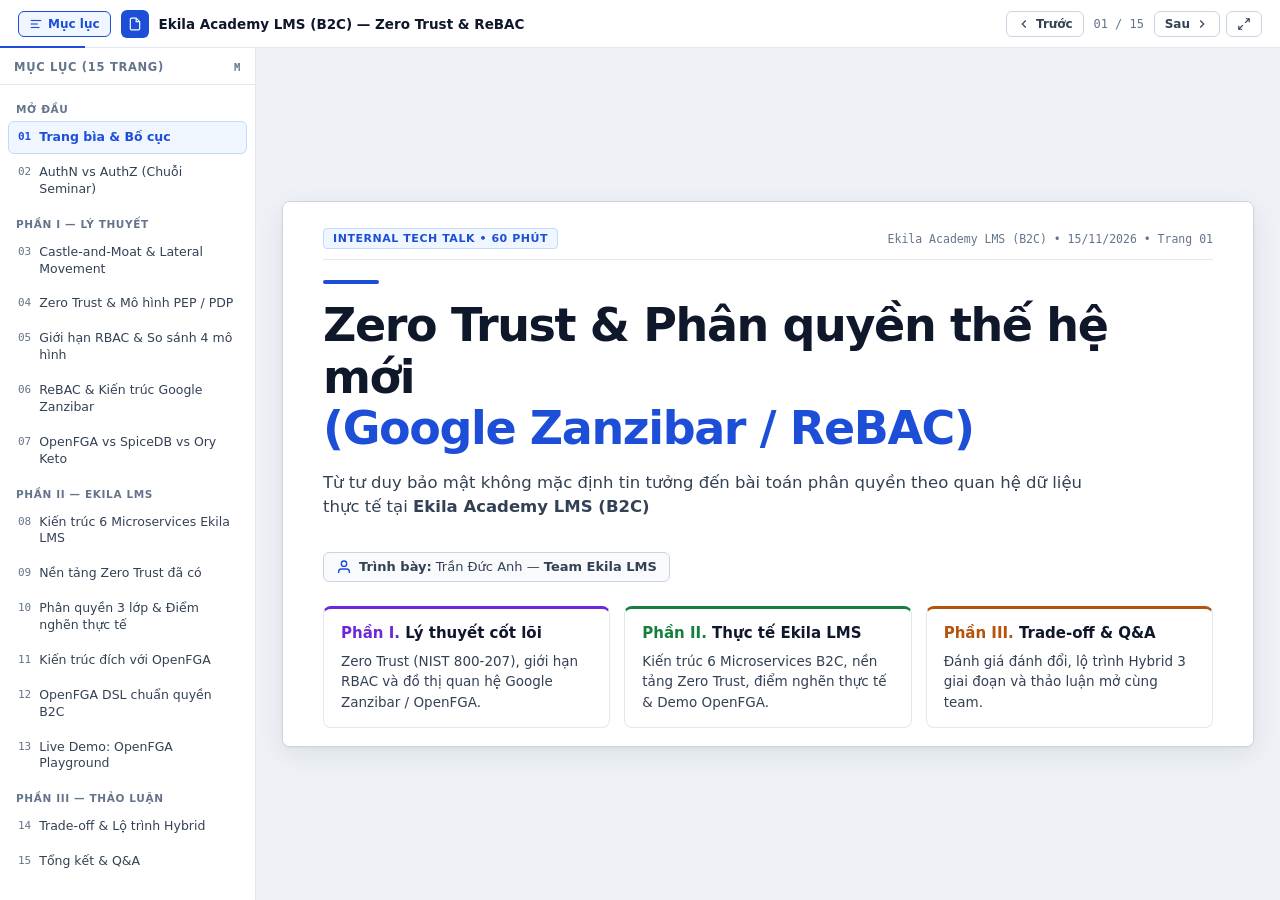
<file: slides/index.html>
<!DOCTYPE html>
<html lang="vi">
<head>
<meta charset="UTF-8" />
<meta name="viewport" content="width=device-width, initial-scale=1.0" />
<title>Zero Trust &amp; Phân quyền thế hệ mới (Zanzibar / ReBAC) — Ekila LMS</title>
<link rel="stylesheet" href="styles.css" />
<script defer src="app.js"></script>
</head>
<body>

<!-- Top Document Toolbar -->
<header class="topbar">
  <div class="brand-group">
    <button class="btn active" id="outlineBtn" onclick="toggleOutline()" title="Bật/tắt Mục lục (M)">
      <svg class="ico-sm" viewBox="0 0 24 24" fill="none" stroke="currentColor" stroke-width="2"><line x1="3" y1="6" x2="21" y2="6"/><line x1="3" y1="12" x2="15" y2="12"/><line x1="3" y1="18" x2="18" y2="18"/></svg>
      Mục lục
    </button>
    <div class="doc-icon" aria-hidden="true">
      <svg class="ico-sm" viewBox="0 0 24 24" fill="none" stroke="currentColor" stroke-width="2"><path d="M14 2H6a2 2 0 0 0-2 2v16a2 2 0 0 0 2 2h12a2 2 0 0 0 2-2V8z"/><polyline points="14 2 14 8 20 8"/></svg>
    </div>
    <span class="doc-title">Ekila Academy LMS (B2C) — Zero Trust &amp; ReBAC</span>
  </div>

  <div class="toolbar-actions">
    <button class="btn" onclick="prevSlide()" aria-label="Trang trước">
      <svg class="ico-sm" viewBox="0 0 24 24" fill="none" stroke="currentColor" stroke-width="2"><polyline points="15 18 9 12 15 6"/></svg>
      Trước
    </button>
    <span class="counter" id="slideCounter">01 / 15</span>
    <button class="btn" onclick="nextSlide()" aria-label="Trang tiếp theo">
      Sau
      <svg class="ico-sm" viewBox="0 0 24 24" fill="none" stroke="currentColor" stroke-width="2"><polyline points="9 18 15 12 9 6"/></svg>
    </button>
    <button class="btn" onclick="toggleFullscreen()" title="Toàn màn hình (F)" aria-label="Toàn màn hình">
      <svg class="ico-sm" viewBox="0 0 24 24" fill="none" stroke="currentColor" stroke-width="2"><polyline points="15 3 21 3 21 9"/><polyline points="9 21 3 21 3 15"/><line x1="21" y1="3" x2="14" y2="10"/><line x1="3" y1="21" x2="10" y2="14"/></svg>
    </button>
  </div>
  <div class="progress-track"><div class="progress-line" id="progressLine"></div></div>
</header>

<!-- Workspace: Document Outline + 16:9 Paper Sheet -->
<div class="workspace">
  <aside class="outline" id="outlineRail">
    <div class="outline-head">
      <span>Mục lục (15 trang)</span>
      <span style="font-family:var(--mono); font-size:10.5px;">M</span>
    </div>
    <div class="outline-list" id="outlineList"></div>
  </aside>

  <main class="stage">
    <div class="deck" id="deck">

      <!-- TRANG 01: COVER -->
      <section class="slide active" data-group="Mở đầu" data-title="Trang bìa & Bố cục">
        <div class="slide-top stagger" style="--i:0">
          <span class="badge">Internal Tech Talk • 60 Phút</span>
          <span class="slide-tag">Ekila Academy LMS (B2C) • 15/11/2026 • Trang 01</span>
        </div>
        <div class="cover-wrap">
          <div class="cover-rule stagger" style="--i:1"></div>
          <div class="cover-title stagger" style="--i:1">
            Zero Trust &amp; Phân quyền thế hệ mới<br>
            <span class="c-primary">(Google Zanzibar / ReBAC)</span>
          </div>
          <p class="subtitle stagger" style="--i:2; font-size: 16.5px; max-width: 780px; color: var(--ink-2);">
            Từ tư duy bảo mật không mặc định tin tưởng đến bài toán phân quyền theo quan hệ dữ liệu thực tế tại <strong>Ekila Academy LMS (B2C)</strong>
          </p>
          <div class="cover-meta stagger" style="--i:3">
            <div class="pill">
              <svg class="ico c-primary" viewBox="0 0 24 24" fill="none" stroke="currentColor" stroke-width="2"><path d="M20 21v-2a4 4 0 0 0-4-4H8a4 4 0 0 0-4 4v2"/><circle cx="12" cy="7" r="4"/></svg>
              <span><strong>Trình bày:</strong> Trần Đức Anh — <strong>Team Ekila LMS</strong></span>
            </div>
          </div>
          <div class="grid-3 stagger" style="--i:4; margin-top: 8px; flex: 0 0 auto;">
            <div class="card b-violet">
              <h3><span><span class="c-violet">Phần I.</span> Lý thuyết cốt lõi</span></h3>
              <p>Zero Trust (NIST 800-207), giới hạn RBAC và đồ thị quan hệ Google Zanzibar / OpenFGA.</p>
            </div>
            <div class="card b-green">
              <h3><span><span class="c-green">Phần II.</span> Thực tế Ekila LMS</span></h3>
              <p>Kiến trúc 6 Microservices B2C, nền tảng Zero Trust, điểm nghẽn thực tế &amp; Demo OpenFGA.</p>
            </div>
            <div class="card b-amber">
              <h3><span><span class="c-amber">Phần III.</span> Trade-off &amp; Q&amp;A</span></h3>
              <p>Đánh giá đánh đổi, lộ trình Hybrid 3 giai đoạn và thảo luận mở cùng team.</p>
            </div>
          </div>
        </div>
      </section>

      <!-- TRANG 02: AUTHN VS AUTHZ -->
      <section class="slide" data-group="Mở đầu" data-title="AuthN vs AuthZ (Chuỗi Seminar)">
        <div class="slide-top stagger" style="--i:0">
          <span class="badge">Mở đầu • Đặt vấn đề</span>
          <span class="slide-tag">AuthN vs. AuthZ • Trang 02</span>
        </div>
        <h1 class="title stagger" style="--i:1">Kết nối chuỗi Seminar: <span class="c-primary">AuthN</span> chưa phải là <span class="c-green">AuthZ</span></h1>
        <p class="subtitle stagger" style="--i:2">Đã có Keycloak SSO / Identity và RBAC nhưng hệ thống vẫn có thể lộ dữ liệu (IDOR) nếu thiếu phân quyền theo quan hệ</p>

        <div class="grid-3" style="align-items: stretch;">
          <div class="card b-primary stagger" style="--i:3">
            <h3><span>1. Keycloak SSO / Identity</span> <span class="badge">AuthN</span></h3>
            <p><strong>Câu hỏi:</strong> <em>"Bạn có đúng là Trần Đức Anh?"</em></p>
            <ul class="clean">
              <li>Đăng nhập, OAuth2, cấp JWT ngắn hạn &amp; phiên đăng nhập.</li>
              <li><strong>Giới hạn:</strong> Chỉ xác nhận danh tính + Role tổng quát; không biết bạn đã mua khóa nào.</li>
            </ul>
          </div>
          <div class="card b-violet stagger" style="--i:4">
            <h3><span>2. RBAC Microservices</span> <span class="badge p1">AuthZ Thô</span></h3>
            <p><strong>Câu hỏi:</strong> <em>"Role INSTRUCTOR có được gọi API sửa khóa?"</em></p>
            <ul class="clean">
              <li>Ánh xạ nhanh <code class="inline">Role → Endpoint</code>, chặn người lạ gọi API quản trị.</li>
              <li><strong>Giới hạn:</strong> Không phân biệt được Giảng viên A đang sửa khóa của mình hay của người khác.</li>
            </ul>
          </div>
          <div class="card b-green stagger" style="--i:5">
            <h3><span>3. Zero Trust &amp; ReBAC</span> <span class="badge p2">AuthZ Mịn</span></h3>
            <p><strong>Câu hỏi:</strong> <em>"User X có quan hệ gì với bản ghi Y lúc này?"</em></p>
            <ul class="clean green">
              <li>Xác minh từng request nội bộ; không mặc định tin nhau.</li>
              <li><strong>Giá trị:</strong> Kiểm soát tới từng khóa học, bài học, quiz, đơn hàng — chặn đứng <strong>IDOR</strong>.</li>
            </ul>
          </div>
        </div>
        <div class="callout stagger" style="--i:6; margin-top: 14px;">
          <strong>Key Takeaway:</strong> Identity lo <strong>danh tính</strong>; RBAC lo <strong>quyền chức năng</strong>; ReBAC + Zero Trust lo <strong>quyền trên từng tài nguyên &amp; ngữ cảnh gọi dịch vụ</strong>.
        </div>
      </section>

      <!-- TRANG 03: CASTLE AND MOAT -->
      <section class="slide" data-group="Phần I — Lý thuyết" data-title="Castle-and-Moat & Lateral Movement">
        <div class="slide-top stagger" style="--i:0">
          <span class="badge p1">Phần I • Zero Trust</span>
          <span class="slide-tag">Castle-and-Moat • Trang 03</span>
        </div>
        <h1 class="title stagger" style="--i:1">Sự sụp đổ của <span class="c-red">Castle-and-Moat</span> &amp; Lateral Movement</h1>
        <p class="subtitle stagger" style="--i:2">Tư duy "vào được mạng nội bộ là an toàn" trở thành điểm chết trong kiến trúc Microservices</p>

        <div class="grid-2">
          <div class="svg-box stagger" style="--i:3">
            <svg viewBox="0 0 560 320" xmlns="http://www.w3.org/2000/svg">
              <defs>
                <marker id="arrRed" markerWidth="8" markerHeight="8" refX="6" refY="3" orient="auto"><path d="M0,0 L0,6 L7,3 z" fill="#dc2626"/></marker>
                <marker id="arrBlue" markerWidth="8" markerHeight="8" refX="6" refY="3" orient="auto"><path d="M0,0 L0,6 L7,3 z" fill="#1d4ed8"/></marker>
              </defs>
              <rect x="175" y="18" width="370" height="284" rx="8" fill="#ffffff" stroke="#94a3b8" stroke-dasharray="6 5" stroke-width="1.6"/>
              <text x="360" y="40" text-anchor="middle" fill="#475569" font-size="11.5" font-weight="700">MẠNG NỘI BỘ ("VÙNG TIN CẬY" TRUYỀN THỐNG)</text>

              <rect x="14" y="110" width="98" height="64" rx="6" fill="#fef2f2" stroke="#dc2626" stroke-width="1.6"/>
              <text x="63" y="138" text-anchor="middle" fill="#991b1b" font-size="12" font-weight="700">Attacker</text>
              <text x="63" y="156" text-anchor="middle" fill="#dc2626" font-size="10">Khai thác / SSRF</text>

              <rect x="194" y="110" width="98" height="64" rx="6" fill="#eff6ff" stroke="#1d4ed8" stroke-width="1.6"/>
              <text x="243" y="138" text-anchor="middle" fill="#1e3a8a" font-size="12" font-weight="700">API Gateway</text>
              <text x="243" y="156" text-anchor="middle" fill="#475569" font-size="10">Chốt chặn biên</text>

              <rect x="336" y="68" width="184" height="58" rx="6" fill="#fffbeb" stroke="#d97706" stroke-width="1.6"/>
              <text x="428" y="93" text-anchor="middle" fill="#92400e" font-size="12" font-weight="700">Service Phụ (Bị chiếm)</text>
              <text x="428" y="110" text-anchor="middle" fill="#475569" font-size="10">Hoặc giả mạo X-User-Id</text>

              <rect x="336" y="176" width="184" height="64" rx="6" fill="#fef2f2" stroke="#dc2626" stroke-width="1.6"/>
              <text x="428" y="203" text-anchor="middle" fill="#991b1b" font-size="12" font-weight="700">Commerce / Identity</text>
              <text x="428" y="221" text-anchor="middle" fill="#475569" font-size="10">Tin mặc định cuộc gọi nội bộ</text>

              <line x1="112" y1="142" x2="188" y2="142" stroke="#1d4ed8" stroke-width="2" class="flow-line" marker-end="url(#arrBlue)"/>
              <line x1="292" y1="128" x2="330" y2="100" stroke="#dc2626" stroke-width="2" class="flow-line" marker-end="url(#arrRed)"/>
              <line x1="428" y1="126" x2="428" y2="170" stroke="#dc2626" stroke-width="2.2" class="flow-line" marker-end="url(#arrRed)"/>
              <text x="438" y="154" fill="#dc2626" font-size="11" font-weight="700">Lateral Movement</text>

              <rect x="200" y="255" width="320" height="32" rx="6" fill="#fef2f2" stroke="#fecaca"/>
              <text x="360" y="275" text-anchor="middle" fill="#991b1b" font-size="11.5" font-weight="600">Thiếu kiểm tra nội bộ → Lây lan toàn hệ thống</text>
            </svg>
          </div>
          <div class="card b-red stagger" style="--i:4">
            <h3>Vì sao mô hình Lâu đài – Hào nước thất bại?</h3>
            <ul class="clean red">
              <li><strong>Bề mặt phân tán:</strong> Nhiều container &amp; hàng đợi giao tiếp liên tục; không còn một máy chủ duy nhất.</li>
              <li><strong>Header Spoofing:</strong> Service tin mù quáng <code class="inline">X-User-Id</code> từ header sẽ bị giả danh Admin nếu thiếu chữ ký nội bộ.</li>
              <li><strong>Lateral Movement:</strong> Kẻ tấn công chiếm 1 service phụ có thể gọi ngang sang Thanh toán hoặc Identity.</li>
            </ul>
            <div class="callout red" style="margin-top:auto;">
              <strong>Đổi tư duy:</strong> Ranh giới bảo mật đặt trên <strong>từng request, từng danh tính và từng đối tượng dữ liệu</strong>.
            </div>
          </div>
        </div>
      </section>

      <!-- TRANG 04: ZERO TRUST & PEP/PDP -->
      <section class="slide" data-group="Phần I — Lý thuyết" data-title="Zero Trust & Mô hình PEP / PDP">
        <div class="slide-top stagger" style="--i:0">
          <span class="badge p1">Phần I • Zero Trust</span>
          <span class="slide-tag">NIST SP 800-207 • Trang 04</span>
        </div>
        <h1 class="title stagger" style="--i:1">Zero Trust Architecture: <span class="c-primary">3 Trụ cột</span> &amp; Mô hình <span class="c-green">PEP / PDP</span></h1>
        <p class="subtitle stagger" style="--i:2">"Never Trust, Always Verify" — Mọi request nội bộ đều phải được xác thực và phân quyền tường minh</p>

        <div class="grid-3" style="flex: 0 0 auto; margin-bottom: 14px;">
          <div class="card b-primary stagger" style="--i:3">
            <h3>1. Verify Explicitly</h3>
            <p>Kiểm tra đầy đủ ngữ cảnh trên mỗi request: JWT ngắn hạn, chữ ký nội bộ và trạng thái phiên.</p>
          </div>
          <div class="card b-green stagger" style="--i:4">
            <h3>2. Least Privilege</h3>
            <p>Chỉ cấp quyền tối thiểu trên đúng tài nguyên: chỉ học khóa đã mua, chỉ sửa bài thuộc khóa mình.</p>
          </div>
          <div class="card b-amber stagger" style="--i:5">
            <h3>3. Assume Breach</h3>
            <p>Luôn giả định đã có xâm nhập để cô lập service nhạy cảm, xác thực từng hop &amp; ghi audit log bất biến.</p>
          </div>
        </div>

        <div class="card stagger" style="--i:6; flex:1;">
          <h3>Kiến trúc tách rời PEP (Điểm thực thi) &amp; PDP (Điểm ra quyết định)</h3>
          <div class="svg-box" style="height: 185px;">
            <svg viewBox="0 0 820 155" xmlns="http://www.w3.org/2000/svg">
              <defs>
                <marker id="arB4" markerWidth="8" markerHeight="8" refX="6" refY="3" orient="auto"><path d="M0,0 L0,6 L7,3 z" fill="#1d4ed8"/></marker>
                <marker id="arG4" markerWidth="8" markerHeight="8" refX="6" refY="3" orient="auto"><path d="M0,0 L0,6 L7,3 z" fill="#15803d"/></marker>
                <marker id="arV4" markerWidth="8" markerHeight="8" refX="6" refY="3" orient="auto"><path d="M0,0 L0,6 L7,3 z" fill="#6d28d9"/></marker>
              </defs>
              <rect x="14" y="42" width="120" height="66" rx="6" fill="#ffffff" stroke="#94a3b8" stroke-width="1.5"/>
              <text x="74" y="70" text-anchor="middle" fill="#0f172a" font-size="13" font-weight="700">Client + JWT</text>
              <text x="74" y="90" text-anchor="middle" fill="#64748b" font-size="11">Request API</text>

              <rect x="180" y="42" width="150" height="66" rx="6" fill="#eff6ff" stroke="#1d4ed8" stroke-width="1.6"/>
              <text x="255" y="68" text-anchor="middle" fill="#1e3a8a" font-size="13" font-weight="700">Gateway (AuthN)</text>
              <text x="255" y="88" text-anchor="middle" fill="#475569" font-size="10.5">Verify JWT + Ký nội bộ</text>

              <rect x="380" y="34" width="190" height="82" rx="6" fill="#f0fdf4" stroke="#15803d" stroke-width="1.6"/>
              <text x="475" y="60" text-anchor="middle" fill="#166534" font-size="13" font-weight="700">Microservice (PEP)</text>
              <text x="475" y="78" text-anchor="middle" fill="#334155" font-size="11">Policy Enforcement Point</text>
              <text x="475" y="96" text-anchor="middle" fill="#64748b" font-size="10">Thực thi &amp; ẩn lỗi 404</text>

              <rect x="630" y="34" width="175" height="82" rx="6" fill="#f5f3ff" stroke="#6d28d9" stroke-width="1.6"/>
              <text x="717" y="60" text-anchor="middle" fill="#5b21b6" font-size="13" font-weight="700">AuthZ Engine (PDP)</text>
              <text x="717" y="78" text-anchor="middle" fill="#334155" font-size="11">Policy Decision Point</text>
              <text x="717" y="96" text-anchor="middle" fill="#64748b" font-size="10">OpenFGA / Zanzibar Graph</text>

              <line x1="134" y1="75" x2="174" y2="75" stroke="#1d4ed8" stroke-width="2" class="flow-line" marker-end="url(#arB4)"/>
              <line x1="330" y1="75" x2="374" y2="75" stroke="#1d4ed8" stroke-width="2" class="flow-line" marker-end="url(#arB4)"/>
              <line x1="570" y1="62" x2="624" y2="62" stroke="#15803d" stroke-width="2" class="flow-line" marker-end="url(#arG4)"/>
              <text x="597" y="54" text-anchor="middle" fill="#15803d" font-size="10.5" font-weight="700">Check?</text>
              <line x1="624" y1="90" x2="576" y2="90" stroke="#6d28d9" stroke-width="2" class="flow-line-slow" marker-end="url(#arV4)"/>
              <text x="600" y="106" text-anchor="middle" fill="#6d28d9" font-size="10.5" font-weight="700">Allow / Deny</text>
            </svg>
          </div>
        </div>
      </section>

      <!-- TRANG 05: GIOI HAN RBAC -->
      <section class="slide" data-group="Phần I — Lý thuyết" data-title="Giới hạn RBAC & So sánh 4 mô hình">
        <div class="slide-top stagger" style="--i:0">
          <span class="badge p1">Phần I • Giới hạn mô hình cũ</span>
          <span class="slide-tag">ACL vs RBAC vs ABAC vs ReBAC • Trang 05</span>
        </div>
        <h1 class="title stagger" style="--i:1">Vì sao <span class="c-amber">RBAC</span> chưa đủ khi hệ thống mở rộng?</h1>
        <p class="subtitle stagger" style="--i:2">So sánh 4 mô hình phân quyền phổ biến và 2 điểm nghẽn kinh điển của RBAC</p>

        <table class="cmp stagger" style="--i:3; margin-bottom: 14px;">
          <thead>
            <tr>
              <th>Tiêu chí</th>
              <th>ACL</th>
              <th>RBAC</th>
              <th>ABAC</th>
              <th>ReBAC (Zanzibar)</th>
            </tr>
          </thead>
          <tbody>
            <tr>
              <td><strong>Đơn vị cốt lõi</strong></td>
              <td>User list trên từng Resource</td>
              <td>Role tĩnh (<code class="inline">INSTRUCTOR</code>)</td>
              <td>Thuộc tính (IP, giờ, phòng...)</td>
              <td><strong>Đồ thị quan hệ</strong> (<code class="inline">object#rel@user</code>)</td>
            </tr>
            <tr>
              <td><strong>Kế thừa phân cấp</strong></td>
              <td>Không</td>
              <td>Chỉ theo cấp Role</td>
              <td>Khó mô tả cây dữ liệu</td>
              <td><strong>Tự nhiên</strong> (Course → Lesson / Quiz)</td>
            </tr>
            <tr>
              <td><strong>Độ mịn theo bản ghi</strong></td>
              <td>Rời rạc</td>
              <td><strong>Thô</strong> (dễ hở IDOR)</td>
              <td>Rule dễ phình to</td>
              <td><strong>Chính xác tới từng bản ghi</strong></td>
            </tr>
            <tr>
              <td><strong>Audit "Ai có quyền gì?"</strong></td>
              <td>Chậm</td>
              <td>Chỉ biết theo Role</td>
              <td>Rất khó truy vết</td>
              <td><strong>Nhanh</strong> (<code class="inline">ListObjects</code> / <code class="inline">Expand</code>)</td>
            </tr>
            <tr class="hl">
              <td><strong>Đất diễn tối ưu</strong></td>
              <td>File đơn lẻ</td>
              <td>Phân quyền API / Menu thô</td>
              <td>Luật ngữ cảnh IP/thời gian</td>
              <td><strong>Microservices nhiều quan hệ dữ liệu</strong></td>
            </tr>
          </tbody>
        </table>

        <div class="grid-2 stagger" style="--i:4; flex: 0 0 auto;">
          <div class="callout amber">
            <strong>Role Explosion:</strong> Nhét ID khóa học vào Role (<code class="inline">COURSE_101</code>) làm JWT phình to và không quản trị nổi khi có hàng vạn khóa.
          </div>
          <div class="callout red">
            <strong>Logic kiểm tra sở hữu rải rác:</strong> Dev phải viết tay kiểm tra chủ sở hữu lặp lại ở nhiều Service và từng câu SQL.
          </div>
        </div>
      </section>

      <!-- TRANG 06: REBAC & GOOGLE ZANZIBAR -->
      <section class="slide" data-group="Phần I — Lý thuyết" data-title="ReBAC & Kiến trúc Google Zanzibar">
        <div class="slide-top stagger" style="--i:0">
          <span class="badge p1">Phần I • ReBAC &amp; Google Zanzibar</span>
          <span class="slide-tag">Graph Model &amp; Consistency • Trang 06</span>
        </div>
        <h1 class="title stagger" style="--i:1">Tư duy <span class="c-green">ReBAC</span> &amp; Kiến trúc <span class="c-primary">Google Zanzibar</span></h1>
        <p class="subtitle stagger" style="--i:2">Mô hình hóa quyền bằng đồ thị <code class="inline">object#relation@user</code> với độ trễ p95 &lt; 10ms</p>

        <div class="grid-12">
          <div style="display:flex; flex-direction:column; gap:10px;">
            <div class="card b-green stagger" style="--i:3">
              <h3>1. Relation Tuples &amp; Kế thừa bắc cầu</h3>
              <pre class="code"><span class="tp">course:spring-boot</span>#<span class="rel">instructor</span>@<span class="kw">user:duy</span>
<span class="tp">course:spring-boot</span>#<span class="rel">enrolled</span>@<span class="kw">user:khanh</span>
<span class="tp">lesson:jwt-01</span>#<span class="rel">parent_course</span>@<span class="tp">course:spring-boot</span></pre>
              <p>Chỉ cần 1 cạnh <code class="inline">enrolled</code> tới Khóa học — engine tự suy diễn (<code class="inline">from</code>) xuống toàn bộ Bài giảng &amp; Quiz con.</p>
            </div>

            <div class="card b-amber stagger" style="--i:4">
              <h3>2. Cơ chế cốt lõi của Google Zanzibar</h3>
              <ul class="clean amber">
                <li><strong>New Enemy &amp; Zookie:</strong> Consistency Token ngăn cache cũ làm rò rỉ dữ liệu mới vừa tạo sau khi thu hồi quyền.</li>
                <li><strong>Hiệu năng &lt; 10ms:</strong> Tiền tính toán nhóm lồng sâu (<em>Leopard</em>) + gửi song song giảm tail-latency (<em>Request Hedging</em>).</li>
              </ul>
            </div>
          </div>

          <div class="svg-box stagger" style="--i:5">
            <svg viewBox="0 0 540 300" xmlns="http://www.w3.org/2000/svg">
              <defs>
                <marker id="arGr6" markerWidth="8" markerHeight="8" refX="6" refY="3" orient="auto"><path d="M0,0 L0,6 L7,3 z" fill="#15803d"/></marker>
                <marker id="arBl6" markerWidth="8" markerHeight="8" refX="6" refY="3" orient="auto"><path d="M0,0 L0,6 L7,3 z" fill="#1d4ed8"/></marker>
              </defs>
              <rect x="20" y="42" width="122" height="52" rx="6" fill="#f0fdf4" stroke="#15803d" stroke-width="1.6"/>
              <text x="81" y="65" text-anchor="middle" fill="#166534" font-size="12.5" font-weight="700">user:duy</text>
              <text x="81" y="83" text-anchor="middle" fill="#475569" font-size="10.5">Giảng viên</text>

              <rect x="20" y="182" width="122" height="52" rx="6" fill="#f0fdf4" stroke="#15803d" stroke-width="1.6"/>
              <text x="81" y="205" text-anchor="middle" fill="#166534" font-size="12.5" font-weight="700">user:khanh</text>
              <text x="81" y="223" text-anchor="middle" fill="#475569" font-size="10.5">Học viên đã mua</text>

              <rect x="208" y="110" width="154" height="62" rx="6" fill="#eff6ff" stroke="#1d4ed8" stroke-width="1.8"/>
              <text x="285" y="137" text-anchor="middle" fill="#1e3a8a" font-size="13" font-weight="800">course:spring-boot</text>
              <text x="285" y="156" text-anchor="middle" fill="#475569" font-size="10.5">Tài nguyên cha</text>

              <rect x="405" y="44" width="120" height="52" rx="6" fill="#f5f3ff" stroke="#6d28d9" stroke-width="1.6"/>
              <text x="465" y="67" text-anchor="middle" fill="#5b21b6" font-size="12" font-weight="700">lesson:jwt-01</text>
              <text x="465" y="84" text-anchor="middle" fill="#475569" font-size="10">Bài giảng con</text>

              <rect x="405" y="184" width="120" height="52" rx="6" fill="#f5f3ff" stroke="#6d28d9" stroke-width="1.6"/>
              <text x="465" y="207" text-anchor="middle" fill="#5b21b6" font-size="12" font-weight="700">quiz:quiz-auth</text>
              <text x="465" y="224" text-anchor="middle" fill="#475569" font-size="10">Bài kiểm tra con</text>

              <line x1="142" y1="74" x2="203" y2="124" stroke="#15803d" stroke-width="2" class="flow-line" marker-end="url(#arGr6)"/>
              <text x="166" y="88" fill="#15803d" font-size="11" font-weight="700">instructor</text>

              <line x1="142" y1="202" x2="203" y2="156" stroke="#15803d" stroke-width="2" class="flow-line" marker-end="url(#arGr6)"/>
              <text x="165" y="192" fill="#15803d" font-size="11" font-weight="700">enrolled</text>

              <line x1="405" y1="76" x2="366" y2="120" stroke="#1d4ed8" stroke-width="2" class="flow-line-slow" marker-end="url(#arBl6)"/>
              <text x="394" y="114" fill="#1d4ed8" font-size="10.5" font-weight="600">parent_course</text>

              <line x1="405" y1="204" x2="366" y2="162" stroke="#1d4ed8" stroke-width="2" class="flow-line-slow" marker-end="url(#arBl6)"/>
              <text x="394" y="176" fill="#1d4ed8" font-size="10.5" font-weight="600">parent_course</text>
            </svg>
          </div>
        </div>
      </section>

      <!-- TRANG 07: OPEN SOURCE ECOSYSTEM -->
      <section class="slide" data-group="Phần I — Lý thuyết" data-title="OpenFGA vs SpiceDB vs Ory Keto">
        <div class="slide-top stagger" style="--i:0">
          <span class="badge p1">Phần I • Công cụ thực tế</span>
          <span class="slide-tag">Open-Source Zanzibar • Trang 07</span>
        </div>
        <h1 class="title stagger" style="--i:1">Hệ sinh thái mã nguồn mở: Chọn công cụ nào?</h1>
        <p class="subtitle stagger" style="--i:2">3 bản hiện thực hóa chuẩn Google Zanzibar phổ biến nhất cho Backend hiện đại</p>

        <div class="grid-3">
          <div class="card b-green stagger" style="--i:3">
            <h3><span>OpenFGA</span> <span class="badge p2">Khuyên dùng</span></h3>
            <ul class="clean green">
              <li><strong>CNCF Project:</strong> Phát triển từ Auth0/Okta, cộng đồng lớn.</li>
              <li><strong>DSL trực quan:</strong> Dễ đọc, dễ review trên PR cùng cả team.</li>
              <li><strong>Hệ sinh thái:</strong> Dùng chung <strong>PostgreSQL</strong>, SDK Java/Node, CLI test YAML.</li>
            </ul>
          </div>
          <div class="card b-primary stagger" style="--i:4">
            <h3>SpiceDB (AuthZed)</h3>
            <ul class="clean">
              <li><strong>Bám sát Zanzibar:</strong> Mô phỏng chuẩn bài báo gốc của Google.</li>
              <li><strong>ZedToken:</strong> Kiểm soát nhất quán phân tán cực kỳ chặt chẽ.</li>
              <li><strong>Phù hợp:</strong> Hệ thống quy mô lớn chạy CockroachDB / Spanner.</li>
            </ul>
          </div>
          <div class="card b-violet stagger" style="--i:5">
            <h3>Ory Keto</h3>
            <ul class="clean">
              <li><strong>Bộ Ory Stack:</strong> Gắn kết sẵn với Ory Hydra / Kratos.</li>
              <li><strong>Cú pháp OPL:</strong> Định nghĩa policy theo phong cách TypeScript.</li>
              <li><strong>Phù hợp:</strong> Dự án đang triển khai trọn bộ hạ tầng Ory.</li>
            </ul>
          </div>
        </div>
        <div class="callout green stagger" style="--i:6; margin-top: 14px;">
          <strong>Lựa chọn cho Ekila LMS:</strong> <strong>OpenFGA</strong> — tận dụng PostgreSQL 16 sẵn có, DSL sạch và kiểm thử được bằng YAML (<code class="inline">fga model test</code>).
        </div>
      </section>

      <!-- TRANG 08: KIEN TRUC EKILA LMS HIEN TAI -->
      <section class="slide" data-group="Phần II — Ekila LMS" data-title="Kiến trúc 6 Microservices Ekila LMS">
        <div class="slide-top stagger" style="--i:0">
          <span class="badge p2">Phần II • Thực tế Ekila LMS (B2C)</span>
          <span class="slide-tag">Current Architecture • Trang 08</span>
        </div>
        <h1 class="title stagger" style="--i:1">Kiến trúc <span class="c-primary">Ekila Academy LMS (B2C)</span> hiện tại</h1>
        <p class="subtitle stagger" style="--i:2">6 Microservices theo mô hình Database-per-Service (PostgreSQL 16 + Redis 7 + MinIO S3)</p>

        <div class="grid-21">
          <div class="svg-box stagger" style="--i:3">
            <svg viewBox="0 0 580 310" xmlns="http://www.w3.org/2000/svg">
              <defs>
                <marker id="arB9" markerWidth="7" markerHeight="7" refX="5" refY="3" orient="auto"><path d="M0,0 L0,6 L6,3 z" fill="#1d4ed8"/></marker>
                <marker id="arA9" markerWidth="7" markerHeight="7" refX="5" refY="3" orient="auto"><path d="M0,0 L0,6 L6,3 z" fill="#b45309"/></marker>
              </defs>
              <rect x="20" y="18" width="135" height="44" rx="6" fill="#ffffff" stroke="#64748b"/>
              <text x="87" y="44" text-anchor="middle" fill="#0f172a" font-size="11.5" font-weight="700">Next.js 16 (Web B2C)</text>

              <rect x="195" y="18" width="130" height="44" rx="6" fill="#ffffff" stroke="#64748b"/>
              <text x="260" y="44" text-anchor="middle" fill="#334155" font-size="11.5" font-weight="700">Traefik Proxy</text>

              <rect x="365" y="18" width="195" height="44" rx="6" fill="#eff6ff" stroke="#1d4ed8" stroke-width="1.6"/>
              <text x="462" y="38" text-anchor="middle" fill="#1e3a8a" font-size="12" font-weight="800">API Gateway</text>
              <text x="462" y="53" text-anchor="middle" fill="#475569" font-size="9.5">JWT + Strip Header + HMAC 5-tuple</text>

              <line x1="155" y1="40" x2="189" y2="40" stroke="#1d4ed8" stroke-width="1.8" class="flow-line" marker-end="url(#arB9)"/>
              <line x1="325" y1="40" x2="359" y2="40" stroke="#1d4ed8" stroke-width="1.8" class="flow-line" marker-end="url(#arB9)"/>

              <rect x="16" y="110" width="102" height="66" rx="6" fill="#f5f3ff" stroke="#6d28d9" stroke-width="1.4"/>
              <text x="67" y="133" text-anchor="middle" fill="#5b21b6" font-size="11.5" font-weight="700">Identity</text>
              <text x="67" y="149" text-anchor="middle" fill="#475569" font-size="9.5">AuthN / Roles</text>
              <text x="67" y="164" text-anchor="middle" fill="#64748b" font-size="9">identity_db</text>

              <rect x="128" y="110" width="102" height="66" rx="6" fill="#eff6ff" stroke="#1d4ed8" stroke-width="1.4"/>
              <text x="179" y="133" text-anchor="middle" fill="#1e3a8a" font-size="11.5" font-weight="700">Catalog</text>
              <text x="179" y="149" text-anchor="middle" fill="#475569" font-size="9.5">Courses / MinIO</text>
              <text x="179" y="164" text-anchor="middle" fill="#64748b" font-size="9">catalog_db</text>

              <rect x="240" y="110" width="102" height="66" rx="6" fill="#eff6ff" stroke="#1d4ed8" stroke-width="1.4"/>
              <text x="291" y="133" text-anchor="middle" fill="#1e3a8a" font-size="11.5" font-weight="700">Learning</text>
              <text x="291" y="149" text-anchor="middle" fill="#475569" font-size="9.5">Enroll / Progress</text>
              <text x="291" y="164" text-anchor="middle" fill="#64748b" font-size="9">learning_db</text>

              <rect x="352" y="110" width="102" height="66" rx="6" fill="#fffbeb" stroke="#b45309" stroke-width="1.4"/>
              <text x="403" y="133" text-anchor="middle" fill="#92400e" font-size="11.5" font-weight="700">Assessment</text>
              <text x="403" y="149" text-anchor="middle" fill="#475569" font-size="9.5">Quiz / Tự chấm</text>
              <text x="403" y="164" text-anchor="middle" fill="#64748b" font-size="9">assessment_db</text>

              <rect x="464" y="110" width="102" height="66" rx="6" fill="#f0fdf4" stroke="#15803d" stroke-width="1.4"/>
              <text x="515" y="133" text-anchor="middle" fill="#166534" font-size="11.5" font-weight="700">Commerce</text>
              <text x="515" y="149" text-anchor="middle" fill="#475569" font-size="9.5">VietQR / Orders</text>
              <text x="515" y="164" text-anchor="middle" fill="#64748b" font-size="9">commerce_db</text>

              <path d="M462,62 L462,84 L67,84 L67,104" fill="none" stroke="#1d4ed8" stroke-width="1.3" marker-end="url(#arB9)"/>
              <path d="M179,84 L179,104" fill="none" stroke="#1d4ed8" stroke-width="1.3" marker-end="url(#arB9)"/>
              <path d="M291,84 L291,104" fill="none" stroke="#1d4ed8" stroke-width="1.3" marker-end="url(#arB9)"/>
              <path d="M403,84 L403,104" fill="none" stroke="#1d4ed8" stroke-width="1.3" marker-end="url(#arB9)"/>
              <path d="M515,84 L515,104" fill="none" stroke="#1d4ed8" stroke-width="1.3" marker-end="url(#arB9)"/>

              <path d="M352,195 Q290,224 185,180" fill="none" stroke="#b45309" stroke-width="1.8" class="flow-line" marker-end="url(#arA9)"/>
              <text x="275" y="218" text-anchor="middle" fill="#b45309" font-size="10.5" font-weight="700">Gọi chéo kiểm tra chủ sở hữu khóa</text>

              <rect x="352" y="242" width="214" height="52" rx="6" fill="#fef2f2" stroke="#dc2626" stroke-width="1.4"/>
              <text x="459" y="264" text-anchor="middle" fill="#991b1b" font-size="11.5" font-weight="700">Notification (Cô lập hoàn toàn)</text>
              <text x="459" y="281" text-anchor="middle" fill="#475569" font-size="9.5">Không mở qua Gateway • Chỉ nhận nội bộ</text>

              <line x1="515" y1="176" x2="515" y2="236" stroke="#15803d" stroke-width="1.5" class="flow-line-slow" marker-end="url(#arB9)"/>
              <path d="M464,170 L325,200 L295,180" fill="none" stroke="#15803d" stroke-width="1.4" stroke-dasharray="3 3"/>
              <text x="532" y="212" fill="#15803d" font-size="10" font-weight="700">Outbox</text>
            </svg>
          </div>

          <div class="card b-violet stagger" style="--i:4">
            <h3>Đặc điểm kiến trúc &amp; AuthN</h3>
            <ul class="clean">
              <li><strong>Identity tự xây:</strong> Đăng ký, xác minh email, khóa tạm 5 lần sai, Refresh Token rotation, Google OAuth2.</li>
              <li><strong>Chung nguyên lý Keycloak:</strong> Tầng Identity chỉ lo danh tính (AuthN) và Role tổng quát.</li>
              <li><strong>Database-per-Service:</strong> 6 PostgreSQL DB tách biệt hoàn toàn — không thể JOIN chéo DB để kiểm tra quyền.</li>
            </ul>
          </div>
        </div>
      </section>

      <!-- TRANG 09: ZERO TRUST DA LAM TOT (CO SO DO TRUC QUAN) -->
      <section class="slide" data-group="Phần II — Ekila LMS" data-title="Nền tảng Zero Trust đã có">
        <div class="slide-top stagger" style="--i:0">
          <span class="badge p2">Phần II • Thực tế Ekila LMS (B2C)</span>
          <span class="slide-tag">Zero Trust Foundation • Trang 09</span>
        </div>
        <h1 class="title stagger" style="--i:1">4 Chốt chặn <span class="c-green">Zero Trust</span> Ekila LMS đang vận hành</h1>
        <p class="subtitle stagger" style="--i:2">Chuỗi bảo vệ nhiều lớp từ cổng Gateway vào tới từng Microservice và Database</p>

        <div class="svg-box stagger" style="--i:3; height: 155px; margin-bottom: 12px;">
          <svg viewBox="0 0 860 135" xmlns="http://www.w3.org/2000/svg">
            <defs>
              <marker id="a09b" markerWidth="7" markerHeight="7" refX="5" refY="3" orient="auto"><path d="M0,0 L0,6 L6,3 z" fill="#1d4ed8"/></marker>
              <marker id="a09g" markerWidth="7" markerHeight="7" refX="5" refY="3" orient="auto"><path d="M0,0 L0,6 L6,3 z" fill="#15803d"/></marker>
            </defs>
            <rect x="12" y="32" width="110" height="68" rx="6" fill="#ffffff" stroke="#64748b" stroke-width="1.4"/>
            <text x="67" y="61" text-anchor="middle" fill="#0f172a" font-size="12" font-weight="700">Client + JWT</text>
            <text x="67" y="80" text-anchor="middle" fill="#dc2626" font-size="9.5">Có thể giả header</text>

            <rect x="155" y="24" width="150" height="84" rx="6" fill="#f0fdf4" stroke="#15803d" stroke-width="1.6"/>
            <text x="230" y="50" text-anchor="middle" fill="#166534" font-size="11.5" font-weight="800">1. Gateway Edge</text>
            <text x="230" y="69" text-anchor="middle" fill="#334155" font-size="10">Verify JWT</text>
            <text x="230" y="87" text-anchor="middle" fill="#15803d" font-size="10" font-weight="600">Tước sạch header giả</text>

            <rect x="338" y="24" width="160" height="84" rx="6" fill="#eff6ff" stroke="#1d4ed8" stroke-width="1.6"/>
            <text x="418" y="50" text-anchor="middle" fill="#1e3a8a" font-size="11.5" font-weight="800">2. HMAC 5-Tuple</text>
            <text x="418" y="69" text-anchor="middle" fill="#334155" font-size="9.5">METHOD:PATH:UID:ROLE:TS</text>
            <text x="418" y="87" text-anchor="middle" fill="#1d4ed8" font-size="10" font-weight="600">Cửa sổ ±60s chống ký lậu</text>

            <rect x="531" y="24" width="155" height="84" rx="6" fill="#f5f3ff" stroke="#6d28d9" stroke-width="1.6"/>
            <text x="608" y="50" text-anchor="middle" fill="#5b21b6" font-size="11.5" font-weight="800">3. Service + IDOR Shield</text>
            <text x="608" y="69" text-anchor="middle" fill="#334155" font-size="10">Cô lập Notification</text>
            <text x="608" y="87" text-anchor="middle" fill="#6d28d9" font-size="10" font-weight="600">Ẩn lỗi 403 → 404</text>

            <rect x="719" y="24" width="128" height="84" rx="6" fill="#fffbeb" stroke="#b45309" stroke-width="1.6"/>
            <text x="783" y="50" text-anchor="middle" fill="#92400e" font-size="11.5" font-weight="800">4. Audit DB</text>
            <text x="783" y="69" text-anchor="middle" fill="#334155" font-size="10">Append-only log</text>
            <text x="783" y="87" text-anchor="middle" fill="#b45309" font-size="9.5" font-weight="600">Tiếp theo: Nonce/mTLS</text>

            <line x1="122" y1="66" x2="149" y2="66" stroke="#15803d" stroke-width="1.8" class="flow-line" marker-end="url(#a09g)"/>
            <line x1="305" y1="66" x2="332" y2="66" stroke="#1d4ed8" stroke-width="1.8" class="flow-line" marker-end="url(#a09b)"/>
            <line x1="498" y1="66" x2="525" y2="66" stroke="#1d4ed8" stroke-width="1.8" class="flow-line" marker-end="url(#a09b)"/>
            <line x1="686" y1="66" x2="713" y2="66" stroke="#1d4ed8" stroke-width="1.8" class="flow-line" marker-end="url(#a09b)"/>
          </svg>
        </div>

        <div class="grid-2" style="gap: 12px;">
          <div class="card b-green stagger" style="--i:4; padding: 12px 14px;">
            <h3>1 &amp; 2. Chống giả mạo &amp; Di chuyển ngang</h3>
            <p>Gateway xóa header client; chữ ký <strong>HMAC-SHA256 5 thành phần</strong> (±60s) ngăn dùng lại chữ ký giữa các API.</p>
          </div>
          <div class="card b-amber stagger" style="--i:5; padding: 12px 14px;">
            <h3>3 &amp; 4. Ẩn tài nguyên &amp; Truy vết</h3>
            <p>Trả <strong>404 Not Found</strong> chống dò IDOR; Audit log <strong>Append-only</strong> (chuẩn bị thêm Redis Nonce &amp; mTLS).</p>
          </div>
        </div>
      </section>

      <!-- TRANG 10: PHAN QUYEN 3 LOP & DIEM NGHEN (CO SO DO TRUC QUAN) -->
      <section class="slide" data-group="Phần II — Ekila LMS" data-title="Phân quyền 3 lớp & Điểm nghẽn thực tế">
        <div class="slide-top stagger" style="--i:0">
          <span class="badge p2">Phần II • Thực tế Ekila LMS (B2C)</span>
          <span class="slide-tag">Pain Points • Trang 10</span>
        </div>
        <h1 class="title stagger" style="--i:1">Phân quyền 3 lớp hiện tại &amp; <span class="c-red">Điểm nghẽn thực tế</span></h1>
        <p class="subtitle stagger" style="--i:2">4 vai trò B2C đang chạy: <code class="inline">STUDENT</code> • <code class="inline">INSTRUCTOR</code> • <code class="inline">CONTENT_ADMIN</code> • <code class="inline">SYSTEM_ADMIN</code></p>

        <div class="grid-21">
          <div class="svg-box stagger" style="--i:3">
            <svg viewBox="0 0 540 295" xmlns="http://www.w3.org/2000/svg">
              <defs>
                <marker id="a10b" markerWidth="7" markerHeight="7" refX="5" refY="3" orient="auto"><path d="M0,0 L0,6 L6,3 z" fill="#1d4ed8"/></marker>
                <marker id="a10r" markerWidth="7" markerHeight="7" refX="5" refY="3" orient="auto"><path d="M0,0 L0,6 L6,3 z" fill="#dc2626"/></marker>
              </defs>
              <rect x="18" y="16" width="504" height="44" rx="6" fill="#eff6ff" stroke="#1d4ed8" stroke-width="1.5"/>
              <text x="34" y="42" fill="#1e3a8a" font-size="12" font-weight="800">Lớp 1 — RBAC tĩnh:</text>
              <text x="172" y="42" fill="#334155" font-size="11">Khớp API theo 4 vai trò B2C</text>

              <rect x="18" y="72" width="504" height="44" rx="6" fill="#f0fdf4" stroke="#15803d" stroke-width="1.5"/>
              <text x="34" y="98" fill="#166534" font-size="12" font-weight="800">Lớp 2 — Sở hữu (IDOR):</text>
              <text x="195" y="98" fill="#334155" font-size="11">Tự check chủ khóa học / quiz / đơn VietQR (404)</text>

              <rect x="18" y="128" width="504" height="44" rx="6" fill="#f5f3ff" stroke="#6d28d9" stroke-width="1.5"/>
              <text x="34" y="154" fill="#5b21b6" font-size="12" font-weight="800">Lớp 3 — Scope Query:</text>
              <text x="182" y="154" fill="#334155" font-size="11">Lọc dữ liệu theo phạm vi cá nhân / khóa / toàn sàn</text>

              <rect x="18" y="190" width="504" height="90" rx="8" fill="#fef2f2" stroke="#dc2626" stroke-width="1.6" stroke-dasharray="5 4"/>
              <text x="34" y="212" fill="#991b1b" font-size="11.5" font-weight="800">ĐIỂM NGHẼN THỰC TẾ KHI TÁCH DATABASE-PER-SERVICE:</text>

              <rect x="38" y="224" width="150" height="44" rx="6" fill="#ffffff" stroke="#b45309" stroke-width="1.5"/>
              <text x="113" y="244" text-anchor="middle" fill="#92400e" font-size="11.5" font-weight="700">Assessment Service</text>
              <text x="113" y="260" text-anchor="middle" fill="#64748b" font-size="9.5">Sửa ngân hàng câu hỏi</text>

              <rect x="352" y="224" width="150" height="44" rx="6" fill="#ffffff" stroke="#1d4ed8" stroke-width="1.5"/>
              <text x="427" y="244" text-anchor="middle" fill="#1e3a8a" font-size="11.5" font-weight="700">Catalog Service</text>
              <text x="427" y="260" text-anchor="middle" fill="#64748b" font-size="9.5">Giữ chủ sở hữu khóa học</text>

              <line x1="188" y1="246" x2="346" y2="246" stroke="#dc2626" stroke-width="2" class="flow-line" marker-end="url(#a10r)"/>
              <text x="270" y="238" text-anchor="middle" fill="#dc2626" font-size="10" font-weight="700">Gọi HTTP hỏi quyền</text>
              <text x="270" y="265" text-anchor="middle" fill="#991b1b" font-size="10" font-weight="700">Catalog lỗi → 503</text>
            </svg>
          </div>

          <div class="card b-red stagger" style="--i:4">
            <h3>3 Giới hạn khi B2C mở rộng</h3>
            <ul class="clean red">
              <li><strong>Coupling chéo DB:</strong> Assessment phải gọi mạng sang Catalog để xác minh Giảng viên sở hữu khóa — mất Catalog là lỗi <code class="inline">503</code>.</li>
              <li><strong>Code phân mảnh:</strong> Rule kiểm tra sở hữu viết rải rác ở nhiều service, khó rà soát đồng bộ.</li>
              <li><strong>Khó mở rộng:</strong> Thêm đồng giảng viên hoặc gói combo nhiều khóa sẽ làm logic thủ công phình nhanh.</li>
            </ul>
          </div>
        </div>
      </section>

      <!-- TRANG 11: KIEN TRUC DICH -->
      <section class="slide" data-group="Phần II — Ekila LMS" data-title="Kiến trúc đích với OpenFGA">
        <div class="slide-top stagger" style="--i:0">
          <span class="badge p2">Phần II • Kiến trúc đề xuất</span>
          <span class="slide-tag">Target Architecture • Trang 11</span>
        </div>
        <h1 class="title stagger" style="--i:1">Kiến trúc đích: Tách <span class="c-violet">OpenFGA (PDP)</span> cho Ekila LMS</h1>
        <p class="subtitle stagger" style="--i:2">Xóa gọi chéo giữa các Microservice và bảo toàn cơ chế chống IDOR 403 → 404</p>

        <div class="svg-box stagger" style="--i:3; height: 235px; margin-bottom: 12px;">
          <svg viewBox="0 0 860 215" xmlns="http://www.w3.org/2000/svg">
            <defs>
              <marker id="a12b" markerWidth="7" markerHeight="7" refX="5" refY="3" orient="auto"><path d="M0,0 L0,6 L6,3 z" fill="#1d4ed8"/></marker>
              <marker id="a12g" markerWidth="7" markerHeight="7" refX="5" refY="3" orient="auto"><path d="M0,0 L0,6 L6,3 z" fill="#15803d"/></marker>
              <marker id="a12v" markerWidth="7" markerHeight="7" refX="5" refY="3" orient="auto"><path d="M0,0 L0,6 L6,3 z" fill="#6d28d9"/></marker>
            </defs>
            <rect x="16" y="72" width="145" height="72" rx="6" fill="#eff6ff" stroke="#1d4ed8" stroke-width="1.6"/>
            <text x="88" y="102" text-anchor="middle" fill="#1e3a8a" font-size="13" font-weight="800">API Gateway</text>
            <text x="88" y="122" text-anchor="middle" fill="#475569" font-size="10.5">AuthN JWT + HMAC 5-Tuple</text>

            <rect x="225" y="18" width="185" height="52" rx="6" fill="#f0fdf4" stroke="#15803d" stroke-width="1.6"/>
            <text x="317" y="42" text-anchor="middle" fill="#166534" font-size="12.5" font-weight="700">Catalog / Learning (PEP)</text>
            <text x="317" y="58" text-anchor="middle" fill="#475569" font-size="10">Khóa học, Bài giảng, Tiến độ</text>

            <rect x="225" y="82" width="185" height="52" rx="6" fill="#f0fdf4" stroke="#15803d" stroke-width="1.6"/>
            <text x="317" y="106" text-anchor="middle" fill="#166534" font-size="12.5" font-weight="700">Assessment (PEP)</text>
            <text x="317" y="122" text-anchor="middle" fill="#475569" font-size="10">Không còn phải gọi sang Catalog</text>

            <rect x="225" y="146" width="185" height="52" rx="6" fill="#f0fdf4" stroke="#15803d" stroke-width="1.6"/>
            <text x="317" y="170" text-anchor="middle" fill="#166534" font-size="12.5" font-weight="700">Commerce (PEP)</text>
            <text x="317" y="186" text-anchor="middle" fill="#475569" font-size="10">Đơn hàng + Outbox đồng bộ Tuple</text>

            <rect x="515" y="42" width="195" height="132" rx="8" fill="#f5f3ff" stroke="#6d28d9" stroke-width="1.8"/>
            <text x="612" y="76" text-anchor="middle" fill="#5b21b6" font-size="15" font-weight="800">OpenFGA (PDP)</text>
            <text x="612" y="98" text-anchor="middle" fill="#334155" font-size="11">Check() / ListObjects()</text>
            <text x="612" y="118" text-anchor="middle" fill="#64748b" font-size="10">Model DSL + Relation Tuples</text>
            <text x="612" y="142" text-anchor="middle" fill="#15803d" font-size="10.5" font-weight="700">PostgreSQL AuthZ Store</text>

            <rect x="745" y="54" width="102" height="106" rx="6" fill="#ffffff" stroke="#b45309" stroke-width="1.5"/>
            <text x="796" y="82" text-anchor="middle" fill="#15803d" font-size="11" font-weight="700">TRUE → 200 OK</text>
            <text x="796" y="112" text-anchor="middle" fill="#dc2626" font-size="11" font-weight="700">FALSE → 404</text>
            <text x="796" y="132" text-anchor="middle" fill="#64748b" font-size="9.5">(Giữ lá chắn</text>
            <text x="796" y="145" text-anchor="middle" fill="#64748b" font-size="9.5">chống IDOR)</text>

            <line x1="161" y1="108" x2="219" y2="44" stroke="#1d4ed8" stroke-width="1.6" class="flow-line" marker-end="url(#a12b)"/>
            <line x1="161" y1="108" x2="219" y2="108" stroke="#1d4ed8" stroke-width="1.6" class="flow-line" marker-end="url(#a12b)"/>
            <line x1="161" y1="108" x2="219" y2="172" stroke="#1d4ed8" stroke-width="1.6" class="flow-line" marker-end="url(#a12b)"/>

            <line x1="410" y1="44" x2="508" y2="85" stroke="#15803d" stroke-width="1.8" class="flow-line" marker-end="url(#a12g)"/>
            <line x1="410" y1="108" x2="508" y2="108" stroke="#15803d" stroke-width="1.8" class="flow-line" marker-end="url(#a12g)"/>
            <line x1="410" y1="172" x2="508" y2="132" stroke="#6d28d9" stroke-width="1.8" class="flow-line-slow" marker-end="url(#a12v)"/>
            <text x="462" y="168" text-anchor="middle" fill="#6d28d9" font-size="9.5" font-weight="700">Sync Tuple</text>
            <line x1="710" y1="108" x2="739" y2="108" stroke="#1d4ed8" stroke-width="1.8" class="flow-line" marker-end="url(#a12b)"/>
          </svg>
        </div>

        <div class="grid-3 stagger" style="--i:4; flex: 0 0 auto;">
          <div class="callout green"><strong>1. Tách coupling:</strong> Assessment hỏi thẳng OpenFGA thay vì gọi sang Catalog.</div>
          <div class="callout"><strong>2. Outbox Sync:</strong> Thanh toán VietQR → Outbox ghi danh và đồng bộ Tuple vào OpenFGA.</div>
          <div class="callout amber"><strong>3. Bảo toàn 404:</strong> PEP dịch <code class="inline">allowed=false</code> thành 404 (tài nguyên ẩn) hoặc 403 (hành động admin).</div>
        </div>
      </section>

      <!-- TRANG 12: OPENFGA DSL SCHEMA 1.1 -->
      <section class="slide" data-group="Phần II — Ekila LMS" data-title="OpenFGA DSL chuẩn quyền B2C">
        <div class="slide-top stagger" style="--i:0">
          <span class="badge p2">Phần II • OpenFGA Model</span>
          <span class="slide-tag">Schema 1.1 • Trang 12</span>
        </div>
        <h1 class="title stagger" style="--i:1">Authorization Model (<span class="c-primary">OpenFGA DSL</span>) chuẩn B2C</h1>
        <p class="subtitle stagger" style="--i:2">Khớp 100% ma trận quyền thực tế (4 vai trò B2C, Quiz hệ thống tự chấm)</p>

        <div class="grid-2">
          <pre class="code stagger" style="--i:3" id="dslBlock1"><span class="kw">model</span>
  <span class="kw">schema</span> 1.1

<span class="kw">type</span> <span class="tp">user</span>

<span class="kw">type</span> <span class="tp">platform</span>
  <span class="kw">relations</span>
    <span class="kw">define</span> <span class="rel">system_admin</span>: [<span class="tp">user</span>]
    <span class="kw">define</span> <span class="rel">content_admin</span>: [<span class="tp">user</span>]

<span class="kw">type</span> <span class="tp">course</span>
  <span class="kw">relations</span>
    <span class="kw">define</span> <span class="rel">platform</span>: [<span class="tp">platform</span>]
    <span class="kw">define</span> <span class="rel">instructor</span>: [<span class="tp">user</span>]
    <span class="kw">define</span> <span class="rel">enrolled</span>: [<span class="tp">user</span>]
    <span class="kw">define</span> <span class="rel">can_edit</span>: instructor <span class="kw">or</span> content_admin <span class="kw">from</span> platform <span class="kw">or</span> system_admin <span class="kw">from</span> platform
    <span class="kw">define</span> <span class="rel">can_publish</span>: content_admin <span class="kw">from</span> platform <span class="kw">or</span> system_admin <span class="kw">from</span> platform
    <span class="kw">define</span> <span class="rel">can_manage_questions</span>: instructor <span class="kw">or</span> content_admin <span class="kw">from</span> platform <span class="kw">or</span> system_admin <span class="kw">from</span> platform
    <span class="kw">define</span> <span class="rel">can_view_content</span>: enrolled <span class="kw">or</span> can_edit
    <span class="kw">define</span> <span class="rel">can_view_reports</span>: can_edit
    <span class="kw">define</span> <span class="rel">can_learn</span>: enrolled</pre>

          <div class="stagger" style="--i:4; display:flex; flex-direction:column; gap:10px;">
            <pre class="code" id="dslBlock2"><span class="kw">type</span> <span class="tp">lesson</span>
  <span class="kw">relations</span>
    <span class="kw">define</span> <span class="rel">parent_course</span>: [<span class="tp">course</span>]
    <span class="kw">define</span> <span class="rel">preview_viewer</span>: [<span class="tp">user:*</span>]
    <span class="kw">define</span> <span class="rel">can_view</span>: preview_viewer <span class="kw">or</span> can_view_content <span class="kw">from</span> parent_course
    <span class="kw">define</span> <span class="rel">can_track_progress</span>: can_learn <span class="kw">from</span> parent_course

<span class="kw">type</span> <span class="tp">quiz</span>
  <span class="kw">relations</span>
    <span class="kw">define</span> <span class="rel">parent_course</span>: [<span class="tp">course</span>]
    <span class="kw">define</span> <span class="rel">course_reporter</span>: can_view_reports <span class="kw">from</span> parent_course
    <span class="kw">define</span> <span class="rel">can_manage_questions</span>: can_manage_questions <span class="kw">from</span> parent_course
    <span class="kw">define</span> <span class="rel">can_attempt</span>: can_learn <span class="kw">from</span> parent_course

<span class="kw">type</span> <span class="tp">quiz_attempt</span> <span class="cm"># Hệ thống tự động chấm</span>
  <span class="kw">relations</span>
    <span class="kw">define</span> <span class="rel">parent_quiz</span>: [<span class="tp">quiz</span>]
    <span class="kw">define</span> <span class="rel">owner</span>: [<span class="tp">user</span>]
    <span class="kw">define</span> <span class="rel">can_draft_or_submit</span>: owner
    <span class="kw">define</span> <span class="rel">can_view_result</span>: owner <span class="kw">or</span> course_reporter <span class="kw">from</span> parent_quiz

<span class="kw">type</span> <span class="tp">order</span>
  <span class="kw">relations</span>
    <span class="kw">define</span> <span class="rel">platform</span>: [<span class="tp">platform</span>]
    <span class="kw">define</span> <span class="rel">buyer</span>: [<span class="tp">user</span>]
    <span class="kw">define</span> <span class="rel">can_view</span>: buyer <span class="kw">or</span> content_admin <span class="kw">from</span> platform <span class="kw">or</span> system_admin <span class="kw">from</span> platform
    <span class="kw">define</span> <span class="rel">can_cancel</span>: buyer <span class="kw">or</span> system_admin <span class="kw">from</span> platform</pre>

            <div class="callout green" style="display:flex; justify-content:space-between; align-items:center; gap:10px;">
              <span><strong>4 quy tắc chính:</strong> <code class="inline">can_publish</code> (chỉ Admin), <code class="inline">can_draft_or_submit</code> (chỉ chủ bài), <code class="inline">can_cancel</code> (trừ Content Admin), <code class="inline">user:*</code> (học thử).</span>
              <button class="copy-btn" onclick="copyFullDsl(this)">
                <svg class="ico-sm" viewBox="0 0 24 24" fill="none" stroke="currentColor" stroke-width="2"><rect x="9" y="9" width="13" height="13" rx="2" ry="2"/><path d="M5 15H4a2 2 0 0 1-2-2V4a2 2 0 0 1 2-2h9a2 2 0 0 1 2 2v1"/></svg>
                Copy DSL
              </button>
            </div>
          </div>
        </div>
      </section>

      <!-- TRANG 13: OPENFGA PLAYGROUND -->
      <section class="slide" data-group="Phần II — Ekila LMS" data-title="Live Demo: OpenFGA Playground">
        <div class="slide-top stagger" style="--i:0; margin-bottom: 8px;">
          <span class="badge p2">Phần II • Live Demo OpenFGA</span>
          <span class="slide-tag">OpenFGA Playground • Store: ekila-lms-b2c • Trang 13</span>
        </div>
        <h1 class="title stagger" style="--i:1; font-size: 21px; margin-bottom: 4px;">Demo trực tiếp trên <span class="c-primary">OpenFGA Playground</span> (Dữ liệu Ekila LMS)</h1>
        <p class="subtitle stagger" style="--i:2; margin-bottom: 10px;">Nạp sẵn Store <code class="inline">ekila-lms-b2c</code> (7 Types, 15 Tuples) — kiểm tra quyền, xem đồ thị phân cấp &amp; mô phỏng ghi Tuple</p>

        <div class="iframe-shell stagger" style="--i:3">
          <div class="iframe-bar">
            <div style="display:flex; gap:8px; align-items:center;">
              <span class="badge p2" id="openfgaDockerStatus">EKILA-LMS-B2C • 7 TYPES • 15 TUPLES</span>
              <span class="iframe-url" id="openfgaFrameUrl">Model DSL • Types Previewer • Tuple Queries</span>
            </div>
            <div style="display:flex; gap:6px; align-items:center;">
              <button class="btn" id="btnToggleIframeExpand" onclick="toggleIframeExpand()">
                <svg class="ico-sm" viewBox="0 0 24 24" fill="none" stroke="currentColor" stroke-width="2"><polyline points="15 3 21 3 21 9"/><polyline points="9 21 3 21 3 15"/><line x1="21" y1="3" x2="14" y2="10"/><line x1="3" y1="21" x2="10" y2="14"/></svg>
                Phóng to Iframe
              </button>
              <a class="btn" id="openfgaExternalLink" href="openfga-playground.html" target="_blank" rel="noopener noreferrer" style="text-decoration:none;">
                <svg class="ico-sm" viewBox="0 0 24 24" fill="none" stroke="currentColor" stroke-width="2"><path d="M18 13v6a2 2 0 0 1-2 2H5a2 2 0 0 1-2-2V8a2 2 0 0 1 2-2h6"/><polyline points="15 3 21 3 21 9"/><line x1="10" y1="14" x2="21" y2="3"/></svg>
                Mở tab riêng
              </a>
            </div>
          </div>
          <iframe id="openfgaFrame" class="iframe-frame" src="openfga-playground.html" title="OpenFGA Playground"></iframe>
        </div>
      </section>

      <!-- TRANG 14: TRADE-OFF & LO TRINH -->
      <section class="slide" data-group="Phần III — Thảo luận" data-title="Trade-off & Lộ trình Hybrid">
        <div class="slide-top stagger" style="--i:0">
          <span class="badge p3">Phần III • Đánh giá thực tế</span>
          <span class="slide-tag">Trade-offs &amp; Roadmap • Trang 14</span>
        </div>
        <h1 class="title stagger" style="--i:1">Đánh giá <span class="c-amber">Trade-off</span> &amp; Lộ trình áp dụng thực tế</h1>
        <p class="subtitle stagger" style="--i:2">Không "đập đi xây lại" — chọn đúng điểm đau và triển khai theo lộ trình Hybrid 3 giai đoạn</p>

        <div class="grid-2" style="margin-bottom: 14px;">
          <div class="card b-green stagger" style="--i:3">
            <h3>Lợi ích khi dùng OpenFGA</h3>
            <ul class="clean green">
              <li><strong>Gỡ gọi chéo service:</strong> Xóa phụ thuộc HTTP giữa Assessment ↔ Catalog.</li>
              <li><strong>Chuẩn hóa &amp; Dễ test:</strong> 1 nguồn chân lý AuthZ; chạy test YAML tự động (<code class="inline">fga model test</code>).</li>
              <li><strong>Sẵn sàng mở rộng:</strong> Dễ thêm đồng giảng viên hoặc gói combo khóa học.</li>
            </ul>
          </div>
          <div class="card b-red stagger" style="--i:4">
            <h3>Chi phí &amp; Đánh đổi</h3>
            <ul class="clean red">
              <li><strong>Vận hành:</strong> Thêm 1 service lõi cần HA, monitoring và backup.</li>
              <li><strong>Độ trễ:</strong> Thêm 1 hop kiểm tra quyền (cần gRPC &amp; cache tối ưu).</li>
              <li><strong>Đồng bộ dữ liệu:</strong> Phải giữ Tuple khớp với DB nghiệp vụ qua Outbox.</li>
            </ul>
          </div>
        </div>

        <div class="grid-3 stagger" style="--i:5; flex: 0 0 auto;">
          <div class="card">
            <h3>Giai đoạn 1 (Hiện tại — MVP)</h3>
            <p>Giữ RBAC 4 vai trò + chống IDOR 404; bổ sung Redis Nonce chống replay HMAC.</p>
          </div>
          <div class="card b-primary">
            <h3>Giai đoạn 2 (Thí điểm Hybrid)</h3>
            <p>Đưa OpenFGA vào cụm <strong>Assessment ↔ Catalog ↔ Learning</strong> và đồng bộ từ Outbox VietQR.</p>
          </div>
          <div class="card b-green">
            <h3>Giai đoạn 3 (Chuẩn hóa PDP)</h3>
            <p>Hợp nhất phân quyền đối tượng qua OpenFGA và bật <code class="inline">ListObjects</code> cho danh sách lớn.</p>
          </div>
        </div>
      </section>

      <!-- TRANG 15: KET THUC & Q&A -->
      <section class="slide" data-group="Phần III — Thảo luận" data-title="Tổng kết & Q&A">
        <div class="slide-top stagger" style="--i:0">
          <span class="badge p3">Phần III • Q&amp;A &amp; Thảo luận</span>
          <span class="slide-tag">Q&amp;A • Trang 15</span>
        </div>

        <div class="cover-wrap" style="justify-content:center; align-items:center; text-align:center; gap:20px;">
          <div class="cover-rule stagger" style="--i:1; margin:0 auto;"></div>
          <div class="cover-title stagger" style="--i:1; font-size: clamp(32px, 3.8vw, 48px);">
            Cảm ơn mọi người đã lắng nghe!<br>
            <span class="c-primary">Q&amp;A &amp; Thảo luận</span>
          </div>
          <p class="subtitle stagger" style="--i:2; max-width: 640px; margin-bottom: 4px;">
            Mời các anh chị Mentor, Tech Lead và mọi người đặt câu hỏi &amp; trao đổi.
          </p>

          <div class="grid-3 stagger" style="--i:3; flex: 0 0 auto; width: 100%; text-align:left; margin-top: 6px;">
            <div class="card b-primary">
              <h3>1. Phân tách rạch ròi</h3>
              <p>Identity/Keycloak lo <strong>AuthN</strong>; RBAC lo <strong>API thô</strong>; ReBAC (OpenFGA) lo <strong>quan hệ tài nguyên mịn</strong>.</p>
            </div>
            <div class="card b-green">
              <h3>2. Zero Trust thực chiến</h3>
              <p>HMAC 5-tuple nội bộ + PEP/PDP + ẩn lỗi 403→404 chặn di chuyển ngang &amp; IDOR.</p>
            </div>
            <div class="card b-amber">
              <h3>3. Lộ trình Hybrid</h3>
              <p>Thí điểm OpenFGA ở điểm đau gọi chéo Assessment ↔ Catalog thay vì đập đi làm lại.</p>
            </div>
          </div>

          <div class="pill stagger" style="--i:4; margin-top: 6px;">
            <svg class="ico c-primary" viewBox="0 0 24 24" fill="none" stroke="currentColor" stroke-width="2"><path d="M20 21v-2a4 4 0 0 0-4-4H8a4 4 0 0 0-4 4v2"/><circle cx="12" cy="7" r="4"/></svg>
            <span><strong>Trần Đức Anh</strong> — Team Ekila LMS</span>
          </div>
        </div>
      </section>

    </div>
  </main>
</div>

</body>
</html>
</file>
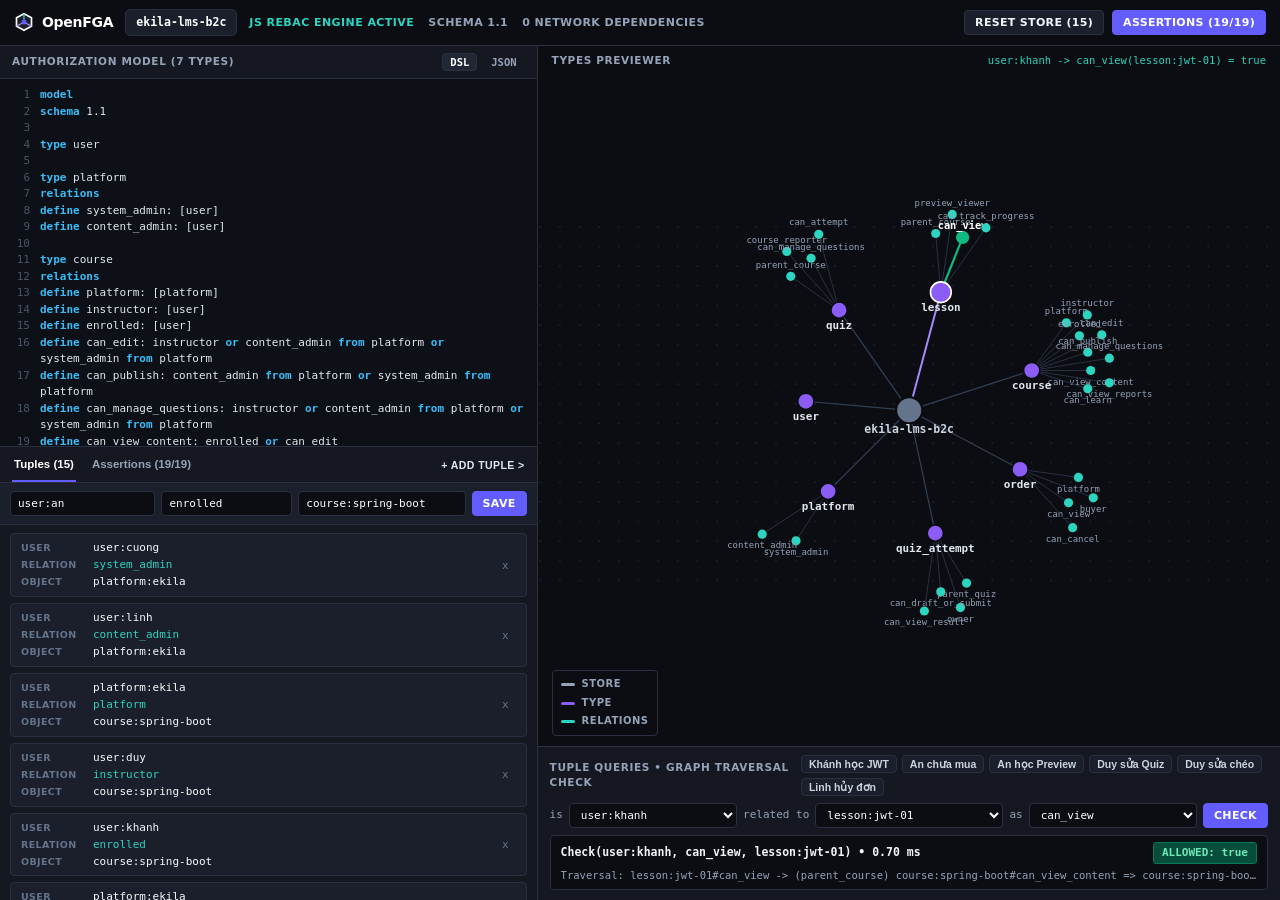
<file: slides/openfga-local.html>
<!DOCTYPE html>
<html lang="vi">
<head>
<meta charset="UTF-8" />
<meta name="viewport" content="width=device-width, initial-scale=1.0" />
<title>OpenFGA Playground — ekila-lms-b2c (In-Browser ReBAC Engine)</title>
<style>
  :root {
    --fga-bg: #0f1117;
    --fga-panel: #151821;
    --fga-surface: #1b1f2b;
    --fga-surface-2: #222736;
    --fga-border: #2a3040;
    --fga-text: #f1f5f9;
    --fga-muted: #94a3b8;
    --fga-dim: #64748b;
    --fga-purple: #635dff;
    --fga-purple-hover: #524ce6;
    --fga-violet: #a78bfa;
    --fga-teal: #2dd4bf;
    --fga-green: #10b981;
    --fga-green-bg: #064e3b;
    --fga-red: #f87171;
    --fga-red-bg: #450a0a;
    --fga-amber: #fbbf24;
    --sans: "Inter", "Segoe UI", system-ui, sans-serif;
    --mono: "JetBrains Mono", Consolas, ui-monospace, monospace;
  }
  * { box-sizing: border-box; margin: 0; padding: 0; }
  html, body {
    height: 100%;
    background: var(--fga-bg);
    color: var(--fga-text);
    font-family: var(--sans);
    font-size: 12px;
    line-height: 1.45;
    overflow: hidden;
  }
  .shell {
    height: 100vh;
    display: flex;
    flex-direction: column;
  }
  /* OpenFGA Top Header */
  .fga-nav {
    height: 46px;
    background: #0b0d12;
    border-bottom: 1px solid var(--fga-border);
    padding: 0 14px;
    display: flex;
    align-items: center;
    justify-content: space-between;
    gap: 12px;
    flex-shrink: 0;
  }
  .nav-left {
    display: flex;
    align-items: center;
    gap: 12px;
    min-width: 0;
  }
  .fga-logo {
    display: inline-flex;
    align-items: center;
    gap: 8px;
    font-weight: 800;
    font-size: 14px;
    letter-spacing: -0.02em;
    color: #ffffff;
  }
  .store-select {
    display: inline-flex;
    align-items: center;
    gap: 8px;
    background: var(--fga-surface);
    border: 1px solid var(--fga-border);
    color: #ffffff;
    padding: 4px 10px;
    border-radius: 5px;
    font-family: var(--mono);
    font-size: 11.5px;
    font-weight: 600;
  }
  .nav-links {
    display: flex;
    align-items: center;
    gap: 14px;
    font-size: 11px;
    font-weight: 700;
    letter-spacing: 0.04em;
    color: var(--fga-muted);
    text-transform: uppercase;
  }
  .nav-links span.ok {
    color: var(--fga-teal);
  }
  .nav-actions {
    display: flex;
    align-items: center;
    gap: 8px;
  }
  .btn-fga {
    background: var(--fga-surface);
    border: 1px solid var(--fga-border);
    color: var(--fga-text);
    padding: 5px 10px;
    border-radius: 4px;
    font-size: 11px;
    font-weight: 700;
    letter-spacing: 0.03em;
    cursor: pointer;
    font-family: var(--sans);
    text-transform: uppercase;
  }
  .btn-fga:hover { border-color: var(--fga-violet); color: #ffffff; }
  .btn-fga.primary {
    background: var(--fga-purple);
    border-color: var(--fga-purple);
    color: #ffffff;
  }
  .btn-fga.primary:hover { background: var(--fga-purple-hover); }

  /* Split Main Workspace */
  .fga-main {
    flex: 1;
    min-height: 0;
    display: grid;
    grid-template-columns: 42% 58%;
  }
  .col-left {
    border-right: 1px solid var(--fga-border);
    display: grid;
    grid-template-rows: 47% 53%;
    min-height: 0;
    background: var(--fga-panel);
  }
  .col-right {
    display: flex;
    flex-direction: column;
    min-height: 0;
    background: #0b0d12;
  }

  /* Left Top: Authorization Model */
  .pane-model {
    display: flex;
    flex-direction: column;
    min-height: 0;
    border-bottom: 1px solid var(--fga-border);
  }
  .pane-head {
    padding: 7px 12px;
    background: var(--fga-panel);
    border-bottom: 1px solid var(--fga-border);
    display: flex;
    align-items: center;
    justify-content: space-between;
    gap: 8px;
    flex-shrink: 0;
  }
  .pane-title {
    font-size: 10.5px;
    font-weight: 700;
    letter-spacing: 0.06em;
    text-transform: uppercase;
    color: var(--fga-muted);
  }
  .mode-pills {
    display: inline-flex;
    gap: 6px;
    align-items: center;
  }
  .mode-pill {
    background: transparent;
    border: 1px solid transparent;
    color: var(--fga-muted);
    padding: 2px 7px;
    border-radius: 4px;
    font-family: var(--mono);
    font-size: 10.5px;
    font-weight: 700;
    cursor: pointer;
  }
  .mode-pill.active {
    background: var(--fga-surface-2);
    border-color: var(--fga-border);
    color: #ffffff;
  }
  .dsl-scroll {
    flex: 1;
    min-height: 0;
    overflow: auto;
    padding: 8px 12px;
    background: #0e1017;
    font-family: var(--mono);
    font-size: 11px;
    line-height: 1.5;
    color: #e2e8f0;
  }
  .dsl-line { display: flex; gap: 10px; }
  .dsl-ln { color: #475569; user-select: none; min-width: 18px; text-align: right; }
  .kw { color: #38bdf8; font-weight: 700; }
  .tp { color: #a78bfa; font-weight: 700; }
  .rl { color: #2dd4bf; }
  .cm { color: #64748b; font-style: italic; }

  /* Left Bottom: Tuples & Assertions */
  .pane-tuples {
    display: flex;
    flex-direction: column;
    min-height: 0;
    background: var(--fga-panel);
  }
  .tab-bar {
    padding: 0 12px;
    border-bottom: 1px solid var(--fga-border);
    display: flex;
    align-items: center;
    justify-content: space-between;
    gap: 8px;
    flex-shrink: 0;
    height: 36px;
  }
  .sub-tabs { display: flex; gap: 14px; height: 100%; }
  .sub-tab {
    background: transparent;
    border: none;
    border-bottom: 2px solid transparent;
    color: var(--fga-muted);
    font-size: 11.5px;
    font-weight: 600;
    cursor: pointer;
    height: 100%;
    padding: 0 2px;
  }
  .sub-tab.active {
    color: #ffffff;
    border-bottom-color: var(--fga-purple);
  }
  .add-trigger {
    background: transparent;
    border: none;
    color: #e2e8f0;
    font-size: 10.5px;
    font-weight: 700;
    letter-spacing: 0.04em;
    text-transform: uppercase;
    cursor: pointer;
  }
  .add-trigger:hover { color: var(--fga-violet); }
  .add-drawer {
    display: none;
    padding: 8px 10px;
    background: var(--fga-surface);
    border-bottom: 1px solid var(--fga-border);
    gap: 6px;
    flex-shrink: 0;
  }
  .add-drawer.open {
    display: grid;
    grid-template-columns: 1fr 0.9fr 1.15fr auto;
  }
  .fga-input, .fga-select {
    background: #0b0d12;
    border: 1px solid var(--fga-border);
    color: #ffffff;
    border-radius: 4px;
    padding: 4px 7px;
    font-family: var(--mono);
    font-size: 11px;
    min-width: 0;
  }
  .fga-input:focus, .fga-select:focus {
    outline: none;
    border-color: var(--fga-purple);
  }
  .tuples-list {
    flex: 1;
    min-height: 0;
    overflow-y: auto;
    padding: 8px 10px;
    display: flex;
    flex-direction: column;
    gap: 6px;
  }
  .tuple-card {
    background: var(--fga-surface);
    border: 1px solid var(--fga-border);
    border-radius: 4px;
    padding: 6px 10px;
    display: flex;
    align-items: center;
    justify-content: space-between;
    gap: 8px;
  }
  .tuple-card:hover { border-color: #3f4860; }
  .tuple-meta {
    display: flex;
    flex-direction: column;
    gap: 1px;
    min-width: 0;
  }
  .tuple-line {
    display: flex;
    gap: 10px;
    font-size: 11px;
    align-items: baseline;
  }
  .tuple-k {
    width: 62px;
    font-size: 9.5px;
    font-weight: 700;
    color: var(--fga-dim);
    text-transform: uppercase;
    letter-spacing: 0.04em;
    flex-shrink: 0;
  }
  .tuple-v {
    font-family: var(--mono);
    color: #f8fafc;
    overflow: hidden;
    text-overflow: ellipsis;
    white-space: nowrap;
  }
  .tuple-v.rel { color: var(--fga-teal); }
  .tuple-del {
    background: transparent;
    border: 1px solid transparent;
    color: var(--fga-dim);
    cursor: pointer;
    border-radius: 4px;
    padding: 3px 6px;
    font-family: var(--mono);
    font-size: 11px;
  }
  .tuple-del:hover { color: var(--fga-red); border-color: #7f1d1d; background: var(--red-bg, #450a0a); }

  .assert-item {
    background: var(--fga-surface);
    border: 1px solid var(--fga-border);
    border-left: 3px solid var(--fga-green);
    border-radius: 4px;
    padding: 6px 9px;
    display: flex;
    justify-content: space-between;
    align-items: center;
    gap: 8px;
    font-family: var(--mono);
    font-size: 10.5px;
  }
  .assert-item.fail { border-left-color: var(--fga-red); background: #261215; }
  .assert-badge {
    font-weight: 700;
    padding: 2px 6px;
    border-radius: 3px;
    font-size: 10px;
  }
  .assert-badge.pass { background: var(--fga-green-bg); color: #6ee7b7; }
  .assert-badge.fail { background: var(--fga-red-bg); color: #fca5a5; }

  /* Right Top: Types Previewer Radial Graph */
  .graph-pane {
    flex: 1;
    min-height: 0;
    position: relative;
    display: flex;
    flex-direction: column;
  }
  .graph-head {
    padding: 7px 14px;
    display: flex;
    justify-content: space-between;
    align-items: center;
    flex-shrink: 0;
  }
  .graph-canvas-wrap {
    flex: 1;
    min-height: 0;
    position: relative;
  }
  .graph-svg {
    width: 100%;
    height: 100%;
    display: block;
  }
  .graph-legend {
    position: absolute;
    left: 14px;
    bottom: 10px;
    display: flex;
    flex-direction: column;
    gap: 4px;
    font-size: 10px;
    font-weight: 700;
    letter-spacing: 0.05em;
    color: var(--fga-muted);
    background: rgba(11, 13, 18, 0.85);
    padding: 6px 8px;
    border-radius: 4px;
    border: 1px solid var(--fga-border);
  }
  .lg-row { display: flex; align-items: center; gap: 7px; }
  .lg-dash { width: 14px; height: 3px; border-radius: 2px; display: inline-block; }

  /* Right Bottom: Tuple Queries Drawer */
  .queries-pane {
    border-top: 1px solid var(--fga-border);
    background: var(--fga-panel);
    padding: 8px 12px 10px;
    display: flex;
    flex-direction: column;
    gap: 7px;
    flex-shrink: 0;
  }
  .queries-head {
    display: flex;
    align-items: center;
    justify-content: space-between;
    gap: 8px;
  }
  .preset-bar {
    display: flex;
    gap: 5px;
    flex-wrap: wrap;
  }
  .preset-btn {
    background: var(--fga-surface);
    border: 1px solid var(--fga-border);
    color: #cbd5e1;
    padding: 2px 7px;
    border-radius: 4px;
    font-size: 10.5px;
    font-weight: 600;
    cursor: pointer;
  }
  .preset-btn:hover { border-color: var(--fga-violet); color: #ffffff; }
  .query-row {
    display: flex;
    align-items: center;
    gap: 6px;
    flex-wrap: wrap;
  }
  .q-lbl {
    font-family: var(--mono);
    font-size: 11px;
    color: var(--fga-muted);
  }
  .query-result {
    background: #0b0d12;
    border: 1px solid var(--fga-border);
    border-radius: 4px;
    padding: 6px 10px;
    display: flex;
    flex-direction: column;
    gap: 4px;
  }
  .res-top {
    display: flex;
    align-items: center;
    justify-content: space-between;
    gap: 8px;
    font-family: var(--mono);
    font-size: 11.5px;
    font-weight: 700;
  }
  .res-pill {
    padding: 2px 8px;
    border-radius: 3px;
    font-size: 11px;
  }
  .res-pill.allow { background: var(--fga-green-bg); color: #6ee7b7; border: 1px solid #047857; }
  .res-pill.deny { background: var(--fga-red-bg); color: #fca5a5; border: 1px solid #991b1b; }
  .trace-line {
    font-family: var(--mono);
    font-size: 10.5px;
    color: var(--fga-muted);
    white-space: nowrap;
    overflow: hidden;
    text-overflow: ellipsis;
  }

  @media (max-width: 820px) {
    .fga-main { grid-template-columns: 1fr; overflow-y: auto; }
    .col-left { grid-template-rows: auto auto; border-right: none; border-bottom: 1px solid var(--fga-border); }
    .nav-links { display: none; }
  }
</style>
</head>
<body>
<div class="shell">
  <!-- OpenFGA Header Bar -->
  <header class="fga-nav">
    <div class="nav-left">
      <div class="fga-logo">
        <svg width="20" height="20" viewBox="0 0 24 24" fill="none" aria-hidden="true">
          <polygon points="12,2 21,7 21,17 12,22 3,17 3,7" stroke="#ffffff" stroke-width="2" fill="#1b1f2b"/>
          <circle cx="12" cy="12" r="3" fill="#635dff"/>
          <line x1="12" y1="2" x2="12" y2="9" stroke="#2dd4bf" stroke-width="1.6"/>
          <line x1="21" y1="17" x2="14.5" y2="13.5" stroke="#a78bfa" stroke-width="1.6"/>
          <line x1="3" y1="17" x2="9.5" y2="13.5" stroke="#a78bfa" stroke-width="1.6"/>
        </svg>
        <span>OpenFGA</span>
      </div>
      <div class="store-select">
        <span>ekila-lms-b2c</span>
      </div>
      <div class="nav-links">
        <span class="ok">JS REBAC ENGINE ACTIVE</span>
        <span>SCHEMA 1.1</span>
        <span>0 NETWORK DEPENDENCIES</span>
      </div>
    </div>
    <div class="nav-actions">
      <button class="btn-fga" onclick="resetStore()">RESET STORE (15)</button>
      <button class="btn-fga primary" onclick="switchLeftTab('assertions'); runAllAssertions();">ASSERTIONS (<span id="topAssertBadge">19/19</span>)</button>
    </div>
  </header>

  <!-- Main OpenFGA Split View -->
  <div class="fga-main">
    <!-- Left Column: Model + Tuples/Assertions -->
    <section class="col-left">
      <div class="pane-model">
        <div class="pane-head">
          <span class="pane-title">AUTHORIZATION MODEL (7 TYPES)</span>
          <div class="mode-pills">
            <button class="mode-pill active" id="btnViewDsl" onclick="setModelView('dsl')">DSL</button>
            <button class="mode-pill" id="btnViewJson" onclick="setModelView('json')">JSON</button>
          </div>
        </div>
        <div class="dsl-scroll" id="modelView"></div>
      </div>

      <div class="pane-tuples">
        <div class="tab-bar">
          <div class="sub-tabs">
            <button class="sub-tab active" id="tabBtnTuples" onclick="switchLeftTab('tuples')">Tuples (<span id="tupleCount">15</span>)</button>
            <button class="sub-tab" id="tabBtnAssertions" onclick="switchLeftTab('assertions')">Assertions (<span id="assertCount">19</span>)</button>
          </div>
          <button class="add-trigger" onclick="toggleAddDrawer()">+ ADD TUPLE &gt;</button>
        </div>

        <div class="add-drawer open" id="addDrawer">
          <input class="fga-input" id="inUser" value="user:an" placeholder="user:an" title="User" />
          <input class="fga-input" id="inRel" value="enrolled" placeholder="relation" title="Relation" />
          <input class="fga-input" id="inObj" value="course:spring-boot" placeholder="course:spring-boot" title="Object" />
          <button class="btn-fga primary" onclick="addTuple()">SAVE</button>
        </div>

        <div class="tuples-list" id="tuplesContainer"></div>
        <div class="tuples-list" id="assertionsContainer" style="display:none;"></div>
      </div>
    </section>

    <!-- Right Column: Types Previewer Graph + Tuple Queries -->
    <section class="col-right">
      <div class="graph-pane">
        <div class="graph-head">
          <span class="pane-title">TYPES PREVIEWER</span>
          <span id="graphActiveNote" style="font-family:var(--mono); font-size:10.5px; color:var(--fga-teal);">Store: ekila-lms-b2c (7 Types)</span>
        </div>
        <div class="graph-canvas-wrap">
          <svg class="graph-svg" id="typesGraph" viewBox="0 0 680 340"></svg>
          <div class="graph-legend">
            <div class="lg-row"><span class="lg-dash" style="background:#94a3b8;"></span><span>STORE</span></div>
            <div class="lg-row"><span class="lg-dash" style="background:#8b5cf6;"></span><span>TYPE</span></div>
            <div class="lg-row"><span class="lg-dash" style="background:#2dd4bf;"></span><span>RELATIONS</span></div>
          </div>
        </div>
      </div>

      <div class="queries-pane">
        <div class="queries-head">
          <span class="pane-title">TUPLE QUERIES • GRAPH TRAVERSAL CHECK</span>
          <div class="preset-bar">
            <button class="preset-btn" onclick="applyPreset('user:khanh','can_view','lesson:jwt-01')">Khánh học JWT</button>
            <button class="preset-btn" onclick="applyPreset('user:an','can_view','lesson:jwt-01')">An chưa mua</button>
            <button class="preset-btn" onclick="applyPreset('user:an','can_view','lesson:intro-preview')">An học Preview</button>
            <button class="preset-btn" onclick="applyPreset('user:duy','can_manage_questions','quiz:quiz-auth')">Duy sửa Quiz</button>
            <button class="preset-btn" onclick="applyPreset('user:duy','can_edit','course:nextjs-pro')">Duy sửa chéo</button>
            <button class="preset-btn" onclick="applyPreset('user:linh','can_cancel','order:ord-khanh-01')">Linh hủy đơn</button>
          </div>
        </div>

        <div class="query-row">
          <span class="q-lbl">is</span>
          <select class="fga-select" id="qUser" style="flex:1.15;" onchange="runCheck()">
            <option value="user:khanh">user:khanh</option>
            <option value="user:an">user:an</option>
            <option value="user:duy">user:duy</option>
            <option value="user:minh">user:minh</option>
            <option value="user:linh">user:linh</option>
            <option value="user:cuong">user:cuong</option>
          </select>
          <span class="q-lbl">related to</span>
          <select class="fga-select" id="qObj" style="flex:1.3;" onchange="runCheck()">
            <option value="lesson:jwt-01">lesson:jwt-01</option>
            <option value="lesson:intro-preview">lesson:intro-preview</option>
            <option value="quiz:quiz-auth">quiz:quiz-auth</option>
            <option value="course:spring-boot">course:spring-boot</option>
            <option value="course:nextjs-pro">course:nextjs-pro</option>
            <option value="quiz_attempt:att-khanh-01">quiz_attempt:att-khanh-01</option>
            <option value="order:ord-khanh-01">order:ord-khanh-01</option>
          </select>
          <span class="q-lbl">as</span>
          <select class="fga-select" id="qRel" style="flex:1.15;" onchange="runCheck()">
            <option value="can_view">can_view</option>
            <option value="can_track_progress">can_track_progress</option>
            <option value="can_attempt">can_attempt</option>
            <option value="can_edit">can_edit</option>
            <option value="can_publish">can_publish</option>
            <option value="can_manage_questions">can_manage_questions</option>
            <option value="can_draft_or_submit">can_draft_or_submit</option>
            <option value="can_view_result">can_view_result</option>
            <option value="can_cancel">can_cancel</option>
          </select>
          <button class="btn-fga primary" onclick="runCheck()">CHECK</button>
        </div>

        <div class="query-result">
          <div class="res-top">
            <span id="resSummary">Check(user:khanh, can_view, lesson:jwt-01)</span>
            <span class="res-pill allow" id="resPill">ALLOWED: true</span>
          </div>
          <div class="trace-line" id="resTrace">Graph Traversal...</div>
        </div>
      </div>
    </section>
  </div>
</div>

<script>
const MODEL_DSL = `model
  schema 1.1

type user

type platform
  relations
    define system_admin: [user]
    define content_admin: [user]

type course
  relations
    define platform: [platform]
    define instructor: [user]
    define enrolled: [user]
    define can_edit: instructor or content_admin from platform or system_admin from platform
    define can_publish: content_admin from platform or system_admin from platform
    define can_manage_questions: instructor or content_admin from platform or system_admin from platform
    define can_view_content: enrolled or can_edit
    define can_view_reports: can_edit
    define can_learn: enrolled

type lesson
  relations
    define parent_course: [course]
    define preview_viewer: [user:*]
    define can_view: preview_viewer or can_view_content from parent_course
    define can_track_progress: can_learn from parent_course

type quiz
  relations
    define parent_course: [course]
    define course_reporter: can_view_reports from parent_course
    define can_manage_questions: can_manage_questions from parent_course
    define can_attempt: can_learn from parent_course

type quiz_attempt # Tu dong cham
  relations
    define parent_quiz: [quiz]
    define owner: [user]
    define can_draft_or_submit: owner
    define can_view_result: owner or course_reporter from parent_quiz

type order
  relations
    define platform: [platform]
    define buyer: [user]
    define can_view: buyer or content_admin from platform or system_admin from platform
    define can_cancel: buyer or system_admin from platform`;

const DEFAULT_TUPLES = [
  { user: 'user:cuong', relation: 'system_admin', object: 'platform:ekila' },
  { user: 'user:linh', relation: 'content_admin', object: 'platform:ekila' },
  { user: 'platform:ekila', relation: 'platform', object: 'course:spring-boot' },
  { user: 'user:duy', relation: 'instructor', object: 'course:spring-boot' },
  { user: 'user:khanh', relation: 'enrolled', object: 'course:spring-boot' },
  { user: 'platform:ekila', relation: 'platform', object: 'course:nextjs-pro' },
  { user: 'user:minh', relation: 'instructor', object: 'course:nextjs-pro' },
  { user: 'course:spring-boot', relation: 'parent_course', object: 'lesson:jwt-01' },
  { user: 'course:spring-boot', relation: 'parent_course', object: 'lesson:intro-preview' },
  { user: 'user:*', relation: 'preview_viewer', object: 'lesson:intro-preview' },
  { user: 'course:spring-boot', relation: 'parent_course', object: 'quiz:quiz-auth' },
  { user: 'quiz:quiz-auth', relation: 'parent_quiz', object: 'quiz_attempt:att-khanh-01' },
  { user: 'user:khanh', relation: 'owner', object: 'quiz_attempt:att-khanh-01' },
  { user: 'platform:ekila', relation: 'platform', object: 'order:ord-khanh-01' },
  { user: 'user:khanh', relation: 'buyer', object: 'order:ord-khanh-01' }
];

// Declarative OpenFGA schema 1.1 graph rules (~50 lines core evaluator)
const MODEL_RULES = {
  platform: {
    system_admin: [{ kind: 'direct' }],
    content_admin: [{ kind: 'direct' }]
  },
  course: {
    platform: [{ kind: 'direct' }],
    instructor: [{ kind: 'direct' }],
    enrolled: [{ kind: 'direct' }],
    can_edit: [{ kind: 'computed', rel: 'instructor' }, { kind: 'ttu', tupleset: 'platform', rel: 'content_admin' }, { kind: 'ttu', tupleset: 'platform', rel: 'system_admin' }],
    can_publish: [{ kind: 'ttu', tupleset: 'platform', rel: 'content_admin' }, { kind: 'ttu', tupleset: 'platform', rel: 'system_admin' }],
    can_manage_questions: [{ kind: 'computed', rel: 'instructor' }, { kind: 'ttu', tupleset: 'platform', rel: 'content_admin' }, { kind: 'ttu', tupleset: 'platform', rel: 'system_admin' }],
    can_view_content: [{ kind: 'computed', rel: 'enrolled' }, { kind: 'computed', rel: 'can_edit' }],
    can_view_reports: [{ kind: 'computed', rel: 'can_edit' }],
    can_learn: [{ kind: 'computed', rel: 'enrolled' }]
  },
  lesson: {
    parent_course: [{ kind: 'direct' }],
    preview_viewer: [{ kind: 'direct', wildcard: true }],
    can_view: [{ kind: 'computed', rel: 'preview_viewer' }, { kind: 'ttu', tupleset: 'parent_course', rel: 'can_view_content' }],
    can_track_progress: [{ kind: 'ttu', tupleset: 'parent_course', rel: 'can_learn' }]
  },
  quiz: {
    parent_course: [{ kind: 'direct' }],
    course_reporter: [{ kind: 'ttu', tupleset: 'parent_course', rel: 'can_view_reports' }],
    can_manage_questions: [{ kind: 'ttu', tupleset: 'parent_course', rel: 'can_manage_questions' }],
    can_attempt: [{ kind: 'ttu', tupleset: 'parent_course', rel: 'can_learn' }]
  },
  quiz_attempt: {
    parent_quiz: [{ kind: 'direct' }],
    owner: [{ kind: 'direct' }],
    can_draft_or_submit: [{ kind: 'computed', rel: 'owner' }],
    can_view_result: [{ kind: 'computed', rel: 'owner' }, { kind: 'ttu', tupleset: 'parent_quiz', rel: 'course_reporter' }]
  },
  order: {
    platform: [{ kind: 'direct' }],
    buyer: [{ kind: 'direct' }],
    can_view: [{ kind: 'computed', rel: 'buyer' }, { kind: 'ttu', tupleset: 'platform', rel: 'content_admin' }, { kind: 'ttu', tupleset: 'platform', rel: 'system_admin' }],
    can_cancel: [{ kind: 'computed', rel: 'buyer' }, { kind: 'ttu', tupleset: 'platform', rel: 'system_admin' }]
  }
};

const ASSERTIONS = [
  { user: 'user:khanh', relation: 'can_view', object: 'lesson:jwt-01', expected: true },
  { user: 'user:khanh', relation: 'can_track_progress', object: 'lesson:jwt-01', expected: true },
  { user: 'user:an', relation: 'can_view', object: 'lesson:jwt-01', expected: false },
  { user: 'user:an', relation: 'can_track_progress', object: 'lesson:jwt-01', expected: false },
  { user: 'user:an', relation: 'can_view', object: 'lesson:intro-preview', expected: true },
  { user: 'user:an', relation: 'can_track_progress', object: 'lesson:intro-preview', expected: false },
  { user: 'user:khanh', relation: 'can_attempt', object: 'quiz:quiz-auth', expected: true },
  { user: 'user:an', relation: 'can_attempt', object: 'quiz:quiz-auth', expected: false },
  { user: 'user:duy', relation: 'can_edit', object: 'course:spring-boot', expected: true },
  { user: 'user:duy', relation: 'can_publish', object: 'course:spring-boot', expected: false },
  { user: 'user:duy', relation: 'can_manage_questions', object: 'quiz:quiz-auth', expected: true },
  { user: 'user:duy', relation: 'can_edit', object: 'course:nextjs-pro', expected: false },
  { user: 'user:khanh', relation: 'can_draft_or_submit', object: 'quiz_attempt:att-khanh-01', expected: true },
  { user: 'user:an', relation: 'can_view_result', object: 'quiz_attempt:att-khanh-01', expected: false },
  { user: 'user:duy', relation: 'can_draft_or_submit', object: 'quiz_attempt:att-khanh-01', expected: false },
  { user: 'user:duy', relation: 'can_view_result', object: 'quiz_attempt:att-khanh-01', expected: true },
  { user: 'user:linh', relation: 'can_publish', object: 'course:spring-boot', expected: true },
  { user: 'user:linh', relation: 'can_cancel', object: 'order:ord-khanh-01', expected: false },
  { user: 'user:cuong', relation: 'can_cancel', object: 'order:ord-khanh-01', expected: true }
];

let tuples = DEFAULT_TUPLES.map(t => ({ ...t }));
let modelViewMode = 'dsl';

// Core Zanzibar / OpenFGA ReBAC Graph Traversal Algorithm in Pure JavaScript
function evaluateLocal(user, relation, object, visited = new Set()) {
  const key = `${user}|${relation}|${object}`;
  if (visited.has(key)) return { allowed: false, trace: [] };
  visited.add(key);

  const [objType] = object.split(':');
  const typeRules = MODEL_RULES[objType];
  if (!typeRules || !typeRules[relation]) {
    return { allowed: false, trace: [`Relation ${relation} không tồn tại trên type ${objType}`] };
  }

  for (const branch of typeRules[relation]) {
    if (branch.kind === 'direct') {
      const exact = tuples.find(t => t.object === object && t.relation === relation && t.user === user);
      if (exact) return { allowed: true, trace: [`${exact.object}#${exact.relation}@${exact.user}`] };
      if (branch.wildcard && user.startsWith('user:')) {
        const wild = tuples.find(t => t.object === object && t.relation === relation && t.user === 'user:*');
        if (wild) return { allowed: true, trace: [`${wild.object}#${wild.relation}@user:*`] };
      }
    } else if (branch.kind === 'computed') {
      const sub = evaluateLocal(user, branch.rel, object, new Set(visited));
      if (sub.allowed) return { allowed: true, trace: [`${object}#${relation} -> ${branch.rel}`, ...sub.trace] };
    } else if (branch.kind === 'ttu') {
      const parents = tuples.filter(t => t.object === object && t.relation === branch.tupleset);
      for (const p of parents) {
        const sub = evaluateLocal(user, branch.rel, p.user, new Set(visited));
        if (sub.allowed) {
          return { allowed: true, trace: [`${object}#${relation} -> (${branch.tupleset}) ${p.user}#${branch.rel}`, ...sub.trace] };
        }
      }
    }
  }
  return { allowed: false, trace: [`No matching relation path from ${user} to ${object}#${relation}`] };
}

function escapeHtml(s) {
  return s.replace(/&/g, '&amp;').replace(/</g, '&lt;').replace(/>/g, '&gt;');
}

function renderModelPane() {
  const el = document.getElementById('modelView');
  if (modelViewMode === 'json') {
    el.innerHTML = `<pre style="margin:0;">${escapeHtml(JSON.stringify({ schema_version: '1.1', types: Object.keys(MODEL_RULES), model: MODEL_RULES }, null, 2))}</pre>`;
    return;
  }
  const lines = MODEL_DSL.split('\n');
  el.innerHTML = lines.map((line, idx) => {
    let f = escapeHtml(line)
      .replace(/^(\s*)(model|schema|type|relations|define)\b/g, '$1<span class="kw">$2</span>')
      .replace(/\b(or|from)\b/g, '<span class="kw">$1</span>')
      .replace(/(#.*)$/g, '<span class="cm">$1</span>');
    return `<div class="dsl-line"><span class="dsl-ln">${idx + 1}</span><span>${f}</span></div>`;
  }).join('');
}

function setModelView(mode) {
  modelViewMode = mode;
  document.getElementById('btnViewDsl').classList.toggle('active', mode === 'dsl');
  document.getElementById('btnViewJson').classList.toggle('active', mode === 'json');
  renderModelPane();
}

function renderTuples() {
  document.getElementById('tupleCount').textContent = tuples.length;
  document.getElementById('tuplesContainer').innerHTML = tuples.map((t, idx) => `
    <div class="tuple-card">
      <div class="tuple-meta">
        <div class="tuple-line"><span class="tuple-k">USER</span><span class="tuple-v">${escapeHtml(t.user)}</span></div>
        <div class="tuple-line"><span class="tuple-k">RELATION</span><span class="tuple-v rel">${escapeHtml(t.relation)}</span></div>
        <div class="tuple-line"><span class="tuple-k">OBJECT</span><span class="tuple-v">${escapeHtml(t.object)}</span></div>
      </div>
      <button class="tuple-del" onclick="removeTuple(${idx})" title="Xóa tuple">x</button>
    </div>
  `).join('');
}

function renderTypesPreviewer(activeQuery) {
  const svg = document.getElementById('typesGraph');
  if (!svg) return;
  const cx = 340, cy = 170;
  const activeObjType = activeQuery ? activeQuery.object.split(':')[0] : '';
  const activeRel = activeQuery ? activeQuery.relation : '';

  const typeNodes = [
    { name: 'user', ang: -175, r: 95, rels: [] },
    { name: 'platform', ang: 135, r: 105, rels: ['system_admin', 'content_admin'] },
    { name: 'course', ang: -18, r: 118, rels: ['platform', 'instructor', 'enrolled', 'can_edit', 'can_publish', 'can_manage_questions', 'can_view_content', 'can_view_reports', 'can_learn'] },
    { name: 'lesson', ang: -75, r: 112, rels: ['parent_course', 'preview_viewer', 'can_view', 'can_track_progress'] },
    { name: 'quiz', ang: -125, r: 112, rels: ['parent_course', 'course_reporter', 'can_manage_questions', 'can_attempt'] },
    { name: 'quiz_attempt', ang: 78, r: 115, rels: ['parent_quiz', 'owner', 'can_draft_or_submit', 'can_view_result'] },
    { name: 'order', ang: 28, r: 115, rels: ['platform', 'buyer', 'can_view', 'can_cancel'] }
  ];

  let out = `<defs><pattern id="fgaDots" width="18" height="18" patternUnits="userSpaceOnUse"><circle cx="2" cy="2" r="0.8" fill="#1e2433"/></pattern></defs><rect width="680" height="340" fill="#0b0d12"/><rect width="680" height="340" fill="url(#fgaDots)"/>`;

  typeNodes.forEach(tp => {
    const rad = tp.ang * Math.PI / 180;
    const tx = cx + Math.cos(rad) * tp.r;
    const ty = cy + Math.sin(rad) * tp.r;
    const isActiveType = tp.name === activeObjType;

    out += `<line x1="${cx}" y1="${cy}" x2="${tx}" y2="${ty}" stroke="${isActiveType ? '#a78bfa' : '#334155'}" stroke-width="${isActiveType ? 1.8 : 1.1}"/>`;

    const n = tp.rels.length;
    const spread = Math.min(72, Math.max(24, n * 10));
    tp.rels.forEach((rel, i) => {
      const offset = n === 1 ? 0 : (-spread / 2 + (spread / (n - 1)) * i);
      const rAng = (tp.ang + offset) * Math.PI / 180;
      const dist = 54 + (i % 2) * 18;
      const rx = tx + Math.cos(rAng) * dist;
      const ry = ty + Math.sin(rAng) * dist;
      const hitRel = isActiveType && rel === activeRel;
      const lineColor = hitRel ? (activeQuery.allowed ? '#10b981' : '#f87171') : '#293245';
      const dotColor = hitRel ? (activeQuery.allowed ? '#10b981' : '#f87171') : '#2dd4bf';
      out += `<line x1="${tx}" y1="${ty}" x2="${rx}" y2="${ry}" stroke="${lineColor}" stroke-width="${hitRel ? 2 : 0.9}"/>`;
      out += `<circle cx="${rx}" cy="${ry}" r="${hitRel ? 6 : 4.2}" fill="${dotColor}"/>`;
      out += `<text x="${rx}" y="${ry + (ry < ty ? -8 : 13)}" text-anchor="middle" fill="${hitRel ? '#ffffff' : '#94a3b8'}" font-size="${hitRel ? 9.5 : 8.2}" font-weight="${hitRel ? 700 : 500}" font-family="monospace">${rel}</text>`;
    });

    out += `<circle cx="${tx}" cy="${ty}" r="${isActiveType ? 9.5 : 7.5}" fill="#8b5cf6" stroke="${isActiveType ? '#ffffff' : '#0b0d12'}" stroke-width="1.5"/>`;
    out += `<text x="${tx}" y="${ty + 17}" text-anchor="middle" fill="#e2e8f0" font-size="10" font-weight="700" font-family="monospace">${tp.name}</text>`;
  });

  out += `<circle cx="${cx}" cy="${cy}" r="12" fill="#64748b" stroke="#0b0d12" stroke-width="2"/>`;
  out += `<text x="${cx}" y="${cy + 21}" text-anchor="middle" fill="#cbd5e1" font-size="10.5" font-weight="700" font-family="monospace">ekila-lms-b2c</text>`;

  svg.innerHTML = out;
}

function toggleAddDrawer() {
  document.getElementById('addDrawer').classList.toggle('open');
}

function switchLeftTab(tab) {
  const isTup = tab === 'tuples';
  document.getElementById('tabBtnTuples').classList.toggle('active', isTup);
  document.getElementById('tabBtnAssertions').classList.toggle('active', !isTup);
  document.getElementById('tuplesContainer').style.display = isTup ? 'flex' : 'none';
  document.getElementById('assertionsContainer').style.display = isTup ? 'none' : 'flex';
}

function addTuple() {
  const user = document.getElementById('inUser').value.trim();
  const relation = document.getElementById('inRel').value.trim();
  const object = document.getElementById('inObj').value.trim();
  if (!user || !relation || !object) return;
  if (!tuples.some(t => t.user === user && t.relation === relation && t.object === object)) {
    tuples.push({ user, relation, object });
  }
  renderTuples();
  runCheck();
  runAllAssertions();
}

function removeTuple(idx) {
  tuples.splice(idx, 1);
  renderTuples();
  runCheck();
  runAllAssertions();
}

function resetStore() {
  tuples = DEFAULT_TUPLES.map(t => ({ ...t }));
  renderTuples();
  runCheck();
  runAllAssertions();
}

function applyPreset(u, r, o) {
  document.getElementById('qUser').value = u;
  document.getElementById('qRel').value = r;
  document.getElementById('qObj').value = o;
  runCheck();
}

function runCheck() {
  const user = document.getElementById('qUser').value;
  const relation = document.getElementById('qRel').value;
  const object = document.getElementById('qObj').value;

  const t0 = performance.now();
  const res = evaluateLocal(user, relation, object);
  const ms = (performance.now() - t0).toFixed(2);

  document.getElementById('resSummary').textContent = `Check(${user}, ${relation}, ${object}) • ${ms} ms`;
  const pill = document.getElementById('resPill');
  pill.className = 'res-pill ' + (res.allowed ? 'allow' : 'deny');
  pill.textContent = res.allowed ? 'ALLOWED: true' : 'DENIED: false';

  document.getElementById('resTrace').textContent = 'Traversal: ' + res.trace.join('  =>  ');
  document.getElementById('graphActiveNote').textContent = `${user} -> ${relation}(${object}) = ${res.allowed}`;
  renderTypesPreviewer({ user, relation, object, allowed: res.allowed });
}

function runAllAssertions() {
  let passed = 0;
  document.getElementById('assertionsContainer').innerHTML = ASSERTIONS.map(a => {
    const r = evaluateLocal(a.user, a.relation, a.object);
    const ok = r.allowed === a.expected;
    if (ok) passed++;
    return `
      <div class="assert-item ${ok ? '' : 'fail'}">
        <span>${escapeHtml(a.user)} → ${escapeHtml(a.relation)}(${escapeHtml(a.object)}) = ${a.expected}</span>
        <span class="assert-badge ${ok ? 'pass' : 'fail'}">${ok ? 'PASS' : 'FAIL (' + r.allowed + ')'}</span>
      </div>
    `;
  }).join('');
  document.getElementById('assertCount').textContent = `${passed}/${ASSERTIONS.length}`;
  document.getElementById('topAssertBadge').textContent = `${passed}/${ASSERTIONS.length}`;
}

if (typeof document !== 'undefined') {
  renderModelPane();
  renderTuples();
  runCheck();
  runAllAssertions();
}
</script>
</body>
</html>
</file>
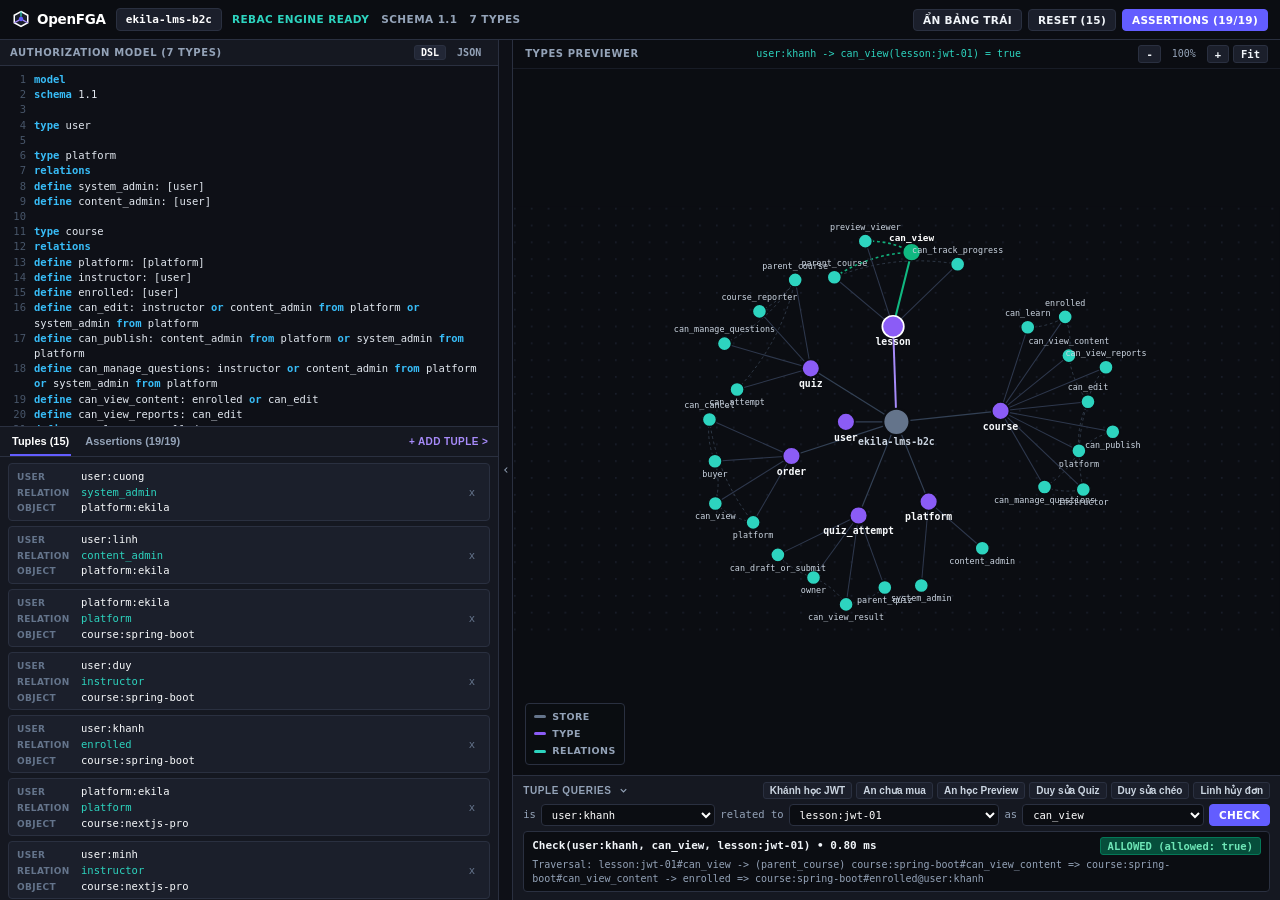
<file: slides/openfga-playground.html>
<!DOCTYPE html>
<html lang="vi">
<head>
<meta charset="UTF-8" />
<meta name="viewport" content="width=device-width, initial-scale=1.0" />
<title>OpenFGA Playground — ekila-lms-b2c</title>
<style>
  :root {
    --fga-bg: #0f1117;
    --fga-panel: #151821;
    --fga-surface: #1b1f2b;
    --fga-surface-2: #222736;
    --fga-border: #2a3040;
    --fga-text: #f1f5f9;
    --fga-muted: #94a3b8;
    --fga-dim: #64748b;
    --fga-purple: #635dff;
    --fga-purple-hover: #524ce6;
    --fga-violet: #a78bfa;
    --fga-teal: #2dd4bf;
    --fga-green: #10b981;
    --fga-green-bg: #064e3b;
    --fga-red: #f87171;
    --fga-red-bg: #450a0a;
    --sans: "Inter", "Segoe UI", system-ui, sans-serif;
    --mono: "JetBrains Mono", Consolas, ui-monospace, monospace;
  }
  * { box-sizing: border-box; margin: 0; padding: 0; }
  html, body {
    height: 100%;
    background: var(--fga-bg);
    color: var(--fga-text);
    font-family: var(--sans);
    font-size: 12px;
    line-height: 1.4;
    overflow: hidden;
  }
  .shell {
    height: 100vh;
    display: flex;
    flex-direction: column;
  }
  /* OpenFGA Header */
  .fga-nav {
    height: 40px;
    background: #0b0d12;
    border-bottom: 1px solid var(--fga-border);
    padding: 0 12px;
    display: flex;
    align-items: center;
    justify-content: space-between;
    gap: 10px;
    flex-shrink: 0;
  }
  .nav-left {
    display: flex;
    align-items: center;
    gap: 10px;
    min-width: 0;
  }
  .fga-logo {
    display: inline-flex;
    align-items: center;
    gap: 7px;
    font-weight: 800;
    font-size: 13.5px;
    letter-spacing: -0.02em;
    color: #ffffff;
  }
  .store-select {
    background: var(--fga-surface);
    border: 1px solid var(--fga-border);
    color: #ffffff;
    padding: 3px 9px;
    border-radius: 4px;
    font-family: var(--mono);
    font-size: 11px;
    font-weight: 600;
  }
  .nav-links {
    display: flex;
    align-items: center;
    gap: 12px;
    font-size: 10.5px;
    font-weight: 700;
    letter-spacing: 0.04em;
    color: var(--fga-muted);
    text-transform: uppercase;
  }
  .nav-links span.ok { color: var(--fga-teal); }
  .nav-actions { display: flex; align-items: center; gap: 6px; }
  .btn-fga {
    background: var(--fga-surface);
    border: 1px solid var(--fga-border);
    color: var(--fga-text);
    padding: 4px 9px;
    border-radius: 4px;
    font-size: 10.5px;
    font-weight: 700;
    letter-spacing: 0.03em;
    cursor: pointer;
    font-family: var(--sans);
    text-transform: uppercase;
  }
  .btn-fga:hover { border-color: var(--fga-violet); color: #ffffff; }
  .btn-fga.primary {
    background: var(--fga-purple);
    border-color: var(--fga-purple);
    color: #ffffff;
  }
  .btn-fga.primary:hover { background: var(--fga-purple-hover); }

  /* Split Main Workspace + Left Collapse Toggle */
  .fga-main {
    flex: 1;
    min-height: 0;
    display: flex;
    position: relative;
  }
  .col-left {
    width: 39%;
    min-width: 280px;
    border-right: 1px solid var(--fga-border);
    display: grid;
    grid-template-rows: 45% 55%;
    min-height: 0;
    background: var(--fga-panel);
    transition: width 0.2s ease, min-width 0.2s ease, opacity 0.15s ease;
    overflow: hidden;
    flex-shrink: 0;
  }
  .fga-main.left-collapsed .col-left {
    width: 0;
    min-width: 0;
    border-right: none;
    opacity: 0;
    pointer-events: none;
  }
  .divider-rail {
    width: 14px;
    background: #0e1017;
    border-right: 1px solid var(--fga-border);
    display: flex;
    align-items: center;
    justify-content: center;
    cursor: pointer;
    flex-shrink: 0;
    color: var(--fga-muted);
    transition: background 0.15s ease, color 0.15s ease;
  }
  .divider-rail:hover {
    background: var(--fga-surface-2);
    color: #ffffff;
  }
  .divider-btn {
    background: transparent;
    border: none;
    color: inherit;
    cursor: pointer;
    display: flex;
    align-items: center;
    justify-content: center;
    width: 100%;
    height: 44px;
  }
  .col-right {
    flex: 1;
    min-width: 0;
    display: flex;
    flex-direction: column;
    min-height: 0;
    background: #0b0d12;
  }

  /* Left Top: Authorization Model */
  .pane-model {
    display: flex;
    flex-direction: column;
    min-height: 0;
    border-bottom: 1px solid var(--fga-border);
  }
  .pane-head {
    padding: 5px 10px;
    background: var(--fga-panel);
    border-bottom: 1px solid var(--fga-border);
    display: flex;
    align-items: center;
    justify-content: space-between;
    gap: 8px;
    flex-shrink: 0;
  }
  .pane-title {
    font-size: 10px;
    font-weight: 700;
    letter-spacing: 0.06em;
    text-transform: uppercase;
    color: var(--fga-muted);
  }
  .mode-pills { display: inline-flex; gap: 4px; align-items: center; }
  .mode-pill {
    background: transparent;
    border: 1px solid transparent;
    color: var(--fga-muted);
    padding: 1px 6px;
    border-radius: 3px;
    font-family: var(--mono);
    font-size: 10px;
    font-weight: 700;
    cursor: pointer;
  }
  .mode-pill.active {
    background: var(--fga-surface-2);
    border-color: var(--fga-border);
    color: #ffffff;
  }
  .dsl-scroll {
    flex: 1;
    min-height: 0;
    overflow: auto;
    padding: 6px 10px;
    background: #0e1017;
    font-family: var(--mono);
    font-size: 10.5px;
    line-height: 1.45;
    color: #e2e8f0;
  }
  .dsl-line { display: flex; gap: 8px; }
  .dsl-ln { color: #475569; user-select: none; min-width: 16px; text-align: right; }
  .kw { color: #38bdf8; font-weight: 700; }
  .tp { color: #a78bfa; font-weight: 700; }
  .cm { color: #64748b; font-style: italic; }

  /* Left Bottom: Tuples & Assertions */
  .pane-tuples {
    display: flex;
    flex-direction: column;
    min-height: 0;
    background: var(--fga-panel);
  }
  .tab-bar {
    padding: 0 10px;
    border-bottom: 1px solid var(--fga-border);
    display: flex;
    align-items: center;
    justify-content: space-between;
    gap: 8px;
    flex-shrink: 0;
    height: 30px;
  }
  .sub-tabs { display: flex; gap: 12px; height: 100%; }
  .sub-tab {
    background: transparent;
    border: none;
    border-bottom: 2px solid transparent;
    color: var(--fga-muted);
    font-size: 11px;
    font-weight: 600;
    cursor: pointer;
    height: 100%;
    padding: 0 2px;
  }
  .sub-tab.active {
    color: #ffffff;
    border-bottom-color: var(--fga-purple);
  }
  .add-trigger {
    background: transparent;
    border: none;
    color: var(--fga-violet);
    font-size: 10px;
    font-weight: 700;
    letter-spacing: 0.04em;
    text-transform: uppercase;
    cursor: pointer;
  }
  .add-trigger:hover { color: #ffffff; }
  .add-drawer {
    display: none;
    padding: 6px 8px;
    background: var(--fga-surface);
    border-bottom: 1px solid var(--fga-border);
    gap: 5px;
    flex-shrink: 0;
  }
  .add-drawer.open {
    display: grid;
    grid-template-columns: 1fr 0.9fr 1.15fr auto;
  }
  .fga-input, .fga-select {
    background: #0b0d12;
    border: 1px solid var(--fga-border);
    color: #ffffff;
    border-radius: 4px;
    padding: 3px 6px;
    font-family: var(--mono);
    font-size: 10.5px;
    min-width: 0;
  }
  .fga-input:focus, .fga-select:focus {
    outline: none;
    border-color: var(--fga-purple);
  }
  .tuples-list {
    flex: 1;
    min-height: 0;
    overflow-y: auto;
    padding: 6px 8px;
    display: flex;
    flex-direction: column;
    gap: 5px;
  }
  .tuple-card {
    background: var(--fga-surface);
    border: 1px solid var(--fga-border);
    border-radius: 4px;
    padding: 5px 8px;
    display: flex;
    align-items: center;
    justify-content: space-between;
    gap: 6px;
  }
  .tuple-card:hover { border-color: #3f4860; }
  .tuple-meta { display: flex; flex-direction: column; gap: 1px; min-width: 0; }
  .tuple-line { display: flex; gap: 8px; font-size: 10.5px; align-items: baseline; }
  .tuple-k {
    width: 56px;
    font-size: 9px;
    font-weight: 700;
    color: var(--fga-dim);
    text-transform: uppercase;
    letter-spacing: 0.04em;
    flex-shrink: 0;
  }
  .tuple-v {
    font-family: var(--mono);
    color: #f8fafc;
    overflow: hidden;
    text-overflow: ellipsis;
    white-space: nowrap;
  }
  .tuple-v.rel { color: var(--fga-teal); }
  .tuple-del {
    background: transparent;
    border: 1px solid transparent;
    color: var(--fga-dim);
    cursor: pointer;
    border-radius: 3px;
    padding: 2px 5px;
    font-family: var(--mono);
    font-size: 10.5px;
  }
  .tuple-del:hover { color: var(--fga-red); border-color: #7f1d1d; background: var(--fga-red-bg); }

  .assert-item {
    background: var(--fga-surface);
    border: 1px solid var(--fga-border);
    border-left: 3px solid var(--fga-green);
    border-radius: 4px;
    padding: 5px 8px;
    display: flex;
    justify-content: space-between;
    align-items: center;
    gap: 6px;
    font-family: var(--mono);
    font-size: 10px;
  }
  .assert-item.fail { border-left-color: var(--fga-red); background: #261215; }
  .assert-badge {
    font-weight: 700;
    padding: 1px 5px;
    border-radius: 3px;
    font-size: 9.5px;
  }
  .assert-badge.pass { background: var(--fga-green-bg); color: #6ee7b7; }
  .assert-badge.fail { background: var(--fga-red-bg); color: #fca5a5; }

  /* Right Top: Types Previewer Radial Graph + Zoom/Pan */
  .graph-pane {
    flex: 1;
    min-height: 0;
    position: relative;
    display: flex;
    flex-direction: column;
  }
  .graph-head {
    padding: 5px 12px;
    display: flex;
    justify-content: space-between;
    align-items: center;
    gap: 8px;
    flex-shrink: 0;
    border-bottom: 1px solid #181c26;
  }
  .zoom-controls {
    display: inline-flex;
    align-items: center;
    gap: 4px;
  }
  .zoom-btn {
    background: var(--fga-surface);
    border: 1px solid var(--fga-border);
    color: var(--fga-text);
    padding: 2px 7px;
    border-radius: 3px;
    font-family: var(--mono);
    font-size: 10.5px;
    font-weight: 700;
    cursor: pointer;
  }
  .zoom-btn:hover { border-color: var(--fga-violet); color: #ffffff; }
  .zoom-pct {
    font-family: var(--mono);
    font-size: 10px;
    color: var(--fga-muted);
    min-width: 38px;
    text-align: center;
  }
  .graph-canvas-wrap {
    flex: 1;
    min-height: 0;
    position: relative;
    overflow: hidden;
    cursor: grab;
    user-select: none;
  }
  .graph-canvas-wrap:active { cursor: grabbing; }
  .graph-svg {
    width: 100%;
    height: 100%;
    display: block;
  }
  .graph-legend {
    position: absolute;
    left: 12px;
    bottom: 10px;
    display: flex;
    flex-direction: column;
    gap: 4px;
    font-size: 9.5px;
    font-weight: 700;
    letter-spacing: 0.05em;
    color: var(--fga-muted);
    background: rgba(11, 13, 18, 0.88);
    padding: 6px 8px;
    border-radius: 4px;
    border: 1px solid var(--fga-border);
    pointer-events: none;
  }
  .lg-row { display: flex; align-items: center; gap: 6px; }
  .lg-dash { width: 12px; height: 3px; border-radius: 2px; display: inline-block; }

  /* Right Bottom: Collapsible Tuple Queries Drawer */
  .queries-pane {
    border-top: 1px solid var(--fga-border);
    background: var(--fga-panel);
    padding: 6px 10px 8px;
    display: flex;
    flex-direction: column;
    gap: 5px;
    flex-shrink: 0;
  }
  .queries-pane.collapsed .queries-body {
    display: none;
  }
  .queries-head {
    display: flex;
    align-items: center;
    justify-content: space-between;
    gap: 6px;
    flex-wrap: wrap;
  }
  .q-toggle {
    background: transparent;
    border: none;
    color: var(--fga-muted);
    display: inline-flex;
    align-items: center;
    gap: 6px;
    cursor: pointer;
    font-size: 10px;
    font-weight: 700;
    letter-spacing: 0.06em;
    text-transform: uppercase;
  }
  .q-toggle:hover { color: #ffffff; }
  .queries-body {
    display: flex;
    flex-direction: column;
    gap: 5px;
  }
  .preset-bar {
    display: flex;
    gap: 4px;
    flex-wrap: wrap;
  }
  .preset-btn {
    background: var(--fga-surface);
    border: 1px solid var(--fga-border);
    color: #cbd5e1;
    padding: 2px 6px;
    border-radius: 3px;
    font-size: 10px;
    font-weight: 600;
    cursor: pointer;
  }
  .preset-btn:hover { border-color: var(--fga-violet); color: #ffffff; }
  .query-row {
    display: flex;
    align-items: center;
    gap: 5px;
  }
  .q-lbl {
    font-family: var(--mono);
    font-size: 10.5px;
    color: var(--fga-muted);
  }
  .query-result {
    background: #0b0d12;
    border: 1px solid var(--fga-border);
    border-radius: 4px;
    padding: 5px 8px;
    display: flex;
    flex-direction: column;
    gap: 3px;
  }
  .res-top {
    display: flex;
    align-items: center;
    justify-content: space-between;
    gap: 8px;
    font-family: var(--mono);
    font-size: 11px;
    font-weight: 700;
  }
  .res-pill {
    padding: 1px 7px;
    border-radius: 3px;
    font-size: 10.5px;
  }
  .res-pill.allow { background: var(--fga-green-bg); color: #6ee7b7; border: 1px solid #047857; }
  .res-pill.deny { background: var(--fga-red-bg); color: #fca5a5; border: 1px solid #991b1b; }
  .trace-line {
    font-family: var(--mono);
    font-size: 10px;
    line-height: 1.38;
    color: var(--fga-muted);
    white-space: normal;
    word-break: break-word;
  }

  @media (max-width: 780px) {
    .fga-main { flex-direction: column; overflow-y: auto; }
    .col-left { width: 100%; min-width: 0; grid-template-rows: auto auto; border-right: none; border-bottom: 1px solid var(--fga-border); }
    .divider-rail { display: none; }
    .nav-links { display: none; }
  }
</style>
</head>
<body>
<div class="shell">
  <!-- OpenFGA Header Bar -->
  <header class="fga-nav">
    <div class="nav-left">
      <div class="fga-logo">
        <svg width="18" height="18" viewBox="0 0 24 24" fill="none" aria-hidden="true">
          <polygon points="12,2 21,7 21,17 12,22 3,17 3,7" stroke="#ffffff" stroke-width="2" fill="#1b1f2b"/>
          <circle cx="12" cy="12" r="3" fill="#635dff"/>
          <line x1="12" y1="2" x2="12" y2="9" stroke="#2dd4bf" stroke-width="1.6"/>
          <line x1="21" y1="17" x2="14.5" y2="13.5" stroke="#a78bfa" stroke-width="1.6"/>
          <line x1="3" y1="17" x2="9.5" y2="13.5" stroke="#a78bfa" stroke-width="1.6"/>
        </svg>
        <span>OpenFGA</span>
      </div>
      <div class="store-select">ekila-lms-b2c</div>
      <div class="nav-links">
        <span class="ok">REBAC ENGINE READY</span>
        <span>SCHEMA 1.1</span>
        <span>7 TYPES</span>
      </div>
    </div>
    <div class="nav-actions">
      <button class="btn-fga" onclick="toggleLeftPanel()" id="btnToggleLeftHeader">ẨN BẢNG TRÁI</button>
      <button class="btn-fga" onclick="resetStore()">RESET (15)</button>
      <button class="btn-fga primary" onclick="showAssertions()">ASSERTIONS (<span id="topAssertBadge">19/19</span>)</button>
    </div>
  </header>

  <!-- Main OpenFGA Split View -->
  <div class="fga-main" id="fgaMain">
    <!-- Left Column: Model + Tuples/Assertions -->
    <section class="col-left" id="colLeft">
      <div class="pane-model">
        <div class="pane-head">
          <span class="pane-title">AUTHORIZATION MODEL (7 TYPES)</span>
          <div class="mode-pills">
            <button class="mode-pill active" id="btnViewDsl" onclick="setModelView('dsl')">DSL</button>
            <button class="mode-pill" id="btnViewJson" onclick="setModelView('json')">JSON</button>
          </div>
        </div>
        <div class="dsl-scroll" id="modelView"></div>
      </div>

      <div class="pane-tuples">
        <div class="tab-bar">
          <div class="sub-tabs">
            <button class="sub-tab active" id="tabBtnTuples" onclick="switchLeftTab('tuples')">Tuples (<span id="tupleCount">15</span>)</button>
            <button class="sub-tab" id="tabBtnAssertions" onclick="switchLeftTab('assertions')">Assertions (<span id="assertCount">19</span>)</button>
          </div>
          <button class="add-trigger" onclick="toggleAddDrawer()">+ ADD TUPLE &gt;</button>
        </div>

        <div class="add-drawer" id="addDrawer">
          <input class="fga-input" id="inUser" value="user:an" placeholder="user:an" title="User" />
          <input class="fga-input" id="inRel" value="enrolled" placeholder="relation" title="Relation" />
          <input class="fga-input" id="inObj" value="course:spring-boot" placeholder="course:spring-boot" title="Object" />
          <button class="btn-fga primary" onclick="addTuple()">SAVE</button>
        </div>

        <div class="tuples-list" id="tuplesContainer"></div>
        <div class="tuples-list" id="assertionsContainer" style="display:none;"></div>
      </div>
    </section>

    <!-- Middle Collapse/Expand Handle (OpenFGA style) -->
    <div class="divider-rail" onclick="toggleLeftPanel()" title="Ẩn / Hiện bảng Model &amp; Tuples bên trái">
      <button class="divider-btn" id="dividerArrow" aria-label="Ẩn bảng trái">
        <svg width="10" height="10" viewBox="0 0 24 24" fill="none" stroke="currentColor" stroke-width="2.5"><polyline points="15 18 9 12 15 6"/></svg>
      </button>
    </div>

    <!-- Right Column: Types Previewer Radial Graph + Tuple Queries -->
    <section class="col-right">
      <div class="graph-pane">
        <div class="graph-head">
          <span class="pane-title">TYPES PREVIEWER</span>
          <span id="graphActiveNote" style="font-family:var(--mono); font-size:10px; color:var(--fga-teal); overflow:hidden; text-overflow:ellipsis; white-space:nowrap;">Store: ekila-lms-b2c</span>
          <div class="zoom-controls">
            <button class="zoom-btn" onclick="zoomGraph(-0.18)" title="Thu nhỏ">-</button>
            <span class="zoom-pct" id="zoomPct">100%</span>
            <button class="zoom-btn" onclick="zoomGraph(0.18)" title="Phóng to">+</button>
            <button class="zoom-btn" onclick="resetGraphView()" title="Đưa đồ thị về giữa">Fit</button>
          </div>
        </div>
        <div class="graph-canvas-wrap" id="graphCanvasWrap">
          <svg class="graph-svg" id="typesGraph" viewBox="0 0 820 460"></svg>
          <div class="graph-legend">
            <div class="lg-row"><span class="lg-dash" style="background:#64748b;"></span><span>STORE</span></div>
            <div class="lg-row"><span class="lg-dash" style="background:#8b5cf6;"></span><span>TYPE</span></div>
            <div class="lg-row"><span class="lg-dash" style="background:#2dd4bf;"></span><span>RELATIONS</span></div>
          </div>
        </div>
      </div>

      <div class="queries-pane" id="queriesPane">
        <div class="queries-head">
          <button class="q-toggle" onclick="toggleQueriesPane()">
            <span>TUPLE QUERIES</span>
            <svg id="qChevron" width="11" height="11" viewBox="0 0 24 24" fill="none" stroke="currentColor" stroke-width="2.5"><polyline points="6 9 12 15 18 9"/></svg>
          </button>
          <div class="preset-bar">
            <button class="preset-btn" onclick="applyPreset('user:khanh','can_view','lesson:jwt-01')">Khánh học JWT</button>
            <button class="preset-btn" onclick="applyPreset('user:an','can_view','lesson:jwt-01')">An chưa mua</button>
            <button class="preset-btn" onclick="applyPreset('user:an','can_view','lesson:intro-preview')">An học Preview</button>
            <button class="preset-btn" onclick="applyPreset('user:duy','can_manage_questions','quiz:quiz-auth')">Duy sửa Quiz</button>
            <button class="preset-btn" onclick="applyPreset('user:duy','can_edit','course:nextjs-pro')">Duy sửa chéo</button>
            <button class="preset-btn" onclick="applyPreset('user:linh','can_cancel','order:ord-khanh-01')">Linh hủy đơn</button>
          </div>
        </div>

        <div class="queries-body">
          <div class="query-row">
            <span class="q-lbl">is</span>
            <select class="fga-select" id="qUser" style="flex:1.1;" onchange="runCheck()">
              <option value="user:khanh">user:khanh</option>
              <option value="user:an">user:an</option>
              <option value="user:duy">user:duy</option>
              <option value="user:minh">user:minh</option>
              <option value="user:linh">user:linh</option>
              <option value="user:cuong">user:cuong</option>
            </select>
            <span class="q-lbl">related to</span>
            <select class="fga-select" id="qObj" style="flex:1.35;" onchange="runCheck()">
              <option value="lesson:jwt-01">lesson:jwt-01</option>
              <option value="lesson:intro-preview">lesson:intro-preview</option>
              <option value="quiz:quiz-auth">quiz:quiz-auth</option>
              <option value="course:spring-boot">course:spring-boot</option>
              <option value="course:nextjs-pro">course:nextjs-pro</option>
              <option value="quiz_attempt:att-khanh-01">quiz_attempt:att-khanh-01</option>
              <option value="order:ord-khanh-01">order:ord-khanh-01</option>
            </select>
            <span class="q-lbl">as</span>
            <select class="fga-select" id="qRel" style="flex:1.15;" onchange="runCheck()">
              <option value="can_view">can_view</option>
              <option value="can_track_progress">can_track_progress</option>
              <option value="can_attempt">can_attempt</option>
              <option value="can_edit">can_edit</option>
              <option value="can_publish">can_publish</option>
              <option value="can_manage_questions">can_manage_questions</option>
              <option value="can_draft_or_submit">can_draft_or_submit</option>
              <option value="can_view_result">can_view_result</option>
              <option value="can_cancel">can_cancel</option>
            </select>
            <button class="btn-fga primary" onclick="runCheck()">CHECK</button>
          </div>

          <div class="query-result">
            <div class="res-top">
              <span id="resSummary">Check(user:khanh, can_view, lesson:jwt-01)</span>
              <span class="res-pill allow" id="resPill">ALLOWED: true</span>
            </div>
            <div class="trace-line" id="resTrace">Traversal...</div>
          </div>
        </div>
      </div>
    </section>
  </div>
</div>

<script>
const MODEL_DSL = `model
  schema 1.1

type user

type platform
  relations
    define system_admin: [user]
    define content_admin: [user]

type course
  relations
    define platform: [platform]
    define instructor: [user]
    define enrolled: [user]
    define can_edit: instructor or content_admin from platform or system_admin from platform
    define can_publish: content_admin from platform or system_admin from platform
    define can_manage_questions: instructor or content_admin from platform or system_admin from platform
    define can_view_content: enrolled or can_edit
    define can_view_reports: can_edit
    define can_learn: enrolled

type lesson
  relations
    define parent_course: [course]
    define preview_viewer: [user:*]
    define can_view: preview_viewer or can_view_content from parent_course
    define can_track_progress: can_learn from parent_course

type quiz
  relations
    define parent_course: [course]
    define course_reporter: can_view_reports from parent_course
    define can_manage_questions: can_manage_questions from parent_course
    define can_attempt: can_learn from parent_course

type quiz_attempt # Tu dong cham
  relations
    define parent_quiz: [quiz]
    define owner: [user]
    define can_draft_or_submit: owner
    define can_view_result: owner or course_reporter from parent_quiz

type order
  relations
    define platform: [platform]
    define buyer: [user]
    define can_view: buyer or content_admin from platform or system_admin from platform
    define can_cancel: buyer or system_admin from platform`;

const DEFAULT_TUPLES = [
  { user: 'user:cuong', relation: 'system_admin', object: 'platform:ekila' },
  { user: 'user:linh', relation: 'content_admin', object: 'platform:ekila' },
  { user: 'platform:ekila', relation: 'platform', object: 'course:spring-boot' },
  { user: 'user:duy', relation: 'instructor', object: 'course:spring-boot' },
  { user: 'user:khanh', relation: 'enrolled', object: 'course:spring-boot' },
  { user: 'platform:ekila', relation: 'platform', object: 'course:nextjs-pro' },
  { user: 'user:minh', relation: 'instructor', object: 'course:nextjs-pro' },
  { user: 'course:spring-boot', relation: 'parent_course', object: 'lesson:jwt-01' },
  { user: 'course:spring-boot', relation: 'parent_course', object: 'lesson:intro-preview' },
  { user: 'user:*', relation: 'preview_viewer', object: 'lesson:intro-preview' },
  { user: 'course:spring-boot', relation: 'parent_course', object: 'quiz:quiz-auth' },
  { user: 'quiz:quiz-auth', relation: 'parent_quiz', object: 'quiz_attempt:att-khanh-01' },
  { user: 'user:khanh', relation: 'owner', object: 'quiz_attempt:att-khanh-01' },
  { user: 'platform:ekila', relation: 'platform', object: 'order:ord-khanh-01' },
  { user: 'user:khanh', relation: 'buyer', object: 'order:ord-khanh-01' }
];

const MODEL_RULES = {
  platform: {
    system_admin: [{ kind: 'direct' }],
    content_admin: [{ kind: 'direct' }]
  },
  course: {
    platform: [{ kind: 'direct' }],
    instructor: [{ kind: 'direct' }],
    enrolled: [{ kind: 'direct' }],
    can_edit: [{ kind: 'computed', rel: 'instructor' }, { kind: 'ttu', tupleset: 'platform', rel: 'content_admin' }, { kind: 'ttu', tupleset: 'platform', rel: 'system_admin' }],
    can_publish: [{ kind: 'ttu', tupleset: 'platform', rel: 'content_admin' }, { kind: 'ttu', tupleset: 'platform', rel: 'system_admin' }],
    can_manage_questions: [{ kind: 'computed', rel: 'instructor' }, { kind: 'ttu', tupleset: 'platform', rel: 'content_admin' }, { kind: 'ttu', tupleset: 'platform', rel: 'system_admin' }],
    can_view_content: [{ kind: 'computed', rel: 'enrolled' }, { kind: 'computed', rel: 'can_edit' }],
    can_view_reports: [{ kind: 'computed', rel: 'can_edit' }],
    can_learn: [{ kind: 'computed', rel: 'enrolled' }]
  },
  lesson: {
    parent_course: [{ kind: 'direct' }],
    preview_viewer: [{ kind: 'direct', wildcard: true }],
    can_view: [{ kind: 'computed', rel: 'preview_viewer' }, { kind: 'ttu', tupleset: 'parent_course', rel: 'can_view_content' }],
    can_track_progress: [{ kind: 'ttu', tupleset: 'parent_course', rel: 'can_learn' }]
  },
  quiz: {
    parent_course: [{ kind: 'direct' }],
    course_reporter: [{ kind: 'ttu', tupleset: 'parent_course', rel: 'can_view_reports' }],
    can_manage_questions: [{ kind: 'ttu', tupleset: 'parent_course', rel: 'can_manage_questions' }],
    can_attempt: [{ kind: 'ttu', tupleset: 'parent_course', rel: 'can_learn' }]
  },
  quiz_attempt: {
    parent_quiz: [{ kind: 'direct' }],
    owner: [{ kind: 'direct' }],
    can_draft_or_submit: [{ kind: 'computed', rel: 'owner' }],
    can_view_result: [{ kind: 'computed', rel: 'owner' }, { kind: 'ttu', tupleset: 'parent_quiz', rel: 'course_reporter' }]
  },
  order: {
    platform: [{ kind: 'direct' }],
    buyer: [{ kind: 'direct' }],
    can_view: [{ kind: 'computed', rel: 'buyer' }, { kind: 'ttu', tupleset: 'platform', rel: 'content_admin' }, { kind: 'ttu', tupleset: 'platform', rel: 'system_admin' }],
    can_cancel: [{ kind: 'computed', rel: 'buyer' }, { kind: 'ttu', tupleset: 'platform', rel: 'system_admin' }]
  }
};

// Relation dependency arcs (matching OpenFGA Types Previewer curved dashed links)
const GRAPH_REL_DEPS = {
  course: [
    ['can_edit', 'instructor'],
    ['can_edit', 'platform'],
    ['can_publish', 'platform'],
    ['can_manage_questions', 'instructor'],
    ['can_manage_questions', 'platform'],
    ['can_view_content', 'enrolled'],
    ['can_view_content', 'can_edit'],
    ['can_view_reports', 'can_edit'],
    ['can_learn', 'enrolled']
  ],
  lesson: [
    ['can_view', 'preview_viewer'],
    ['can_view', 'parent_course'],
    ['can_track_progress', 'parent_course']
  ],
  quiz: [
    ['course_reporter', 'parent_course'],
    ['can_manage_questions', 'parent_course'],
    ['can_attempt', 'parent_course']
  ],
  quiz_attempt: [
    ['can_draft_or_submit', 'owner'],
    ['can_view_result', 'owner'],
    ['can_view_result', 'parent_quiz']
  ],
  order: [
    ['can_view', 'buyer'],
    ['can_view', 'platform'],
    ['can_cancel', 'buyer'],
    ['can_cancel', 'platform']
  ]
};

const ASSERTIONS = [
  { user: 'user:khanh', relation: 'can_view', object: 'lesson:jwt-01', expected: true },
  { user: 'user:khanh', relation: 'can_track_progress', object: 'lesson:jwt-01', expected: true },
  { user: 'user:an', relation: 'can_view', object: 'lesson:jwt-01', expected: false },
  { user: 'user:an', relation: 'can_track_progress', object: 'lesson:jwt-01', expected: false },
  { user: 'user:an', relation: 'can_view', object: 'lesson:intro-preview', expected: true },
  { user: 'user:an', relation: 'can_track_progress', object: 'lesson:intro-preview', expected: false },
  { user: 'user:khanh', relation: 'can_attempt', object: 'quiz:quiz-auth', expected: true },
  { user: 'user:an', relation: 'can_attempt', object: 'quiz:quiz-auth', expected: false },
  { user: 'user:duy', relation: 'can_edit', object: 'course:spring-boot', expected: true },
  { user: 'user:duy', relation: 'can_publish', object: 'course:spring-boot', expected: false },
  { user: 'user:duy', relation: 'can_manage_questions', object: 'quiz:quiz-auth', expected: true },
  { user: 'user:duy', relation: 'can_edit', object: 'course:nextjs-pro', expected: false },
  { user: 'user:khanh', relation: 'can_draft_or_submit', object: 'quiz_attempt:att-khanh-01', expected: true },
  { user: 'user:an', relation: 'can_view_result', object: 'quiz_attempt:att-khanh-01', expected: false },
  { user: 'user:duy', relation: 'can_draft_or_submit', object: 'quiz_attempt:att-khanh-01', expected: false },
  { user: 'user:duy', relation: 'can_view_result', object: 'quiz_attempt:att-khanh-01', expected: true },
  { user: 'user:linh', relation: 'can_publish', object: 'course:spring-boot', expected: true },
  { user: 'user:linh', relation: 'can_cancel', object: 'order:ord-khanh-01', expected: false },
  { user: 'user:cuong', relation: 'can_cancel', object: 'order:ord-khanh-01', expected: true }
];

let tuples = DEFAULT_TUPLES.map(t => ({ ...t }));
let modelViewMode = 'dsl';
let graphScale = 1;
let graphPanX = 0;
let graphPanY = 0;
let lastActiveQuery = null;

function evaluateLocal(user, relation, object, visited = new Set()) {
  const key = `${user}|${relation}|${object}`;
  if (visited.has(key)) return { allowed: false, trace: [] };
  visited.add(key);

  const [objType] = object.split(':');
  const typeRules = MODEL_RULES[objType];
  if (!typeRules || !typeRules[relation]) {
    return { allowed: false, trace: [`Relation ${relation} không tồn tại trên type ${objType}`] };
  }

  const misses = [];
  for (const branch of typeRules[relation]) {
    if (branch.kind === 'direct') {
      const found = tuples.filter(t => t.object === object && t.relation === relation);
      const exact = found.find(t => t.user === user);
      if (exact) return { allowed: true, trace: [`${exact.object}#${exact.relation}@${exact.user}`] };
      if (branch.wildcard && user.startsWith('user:')) {
        const wild = found.find(t => t.user === 'user:*');
        if (wild) return { allowed: true, trace: [`${wild.object}#${wild.relation}@user:*`] };
      }
      misses.push(`${object}#${relation}=[${found.map(t => t.user).join(', ') || 'trống'}]`);
    } else if (branch.kind === 'computed') {
      const sub = evaluateLocal(user, branch.rel, object, new Set(visited));
      if (sub.allowed) return { allowed: true, trace: [`${object}#${relation} -> ${branch.rel}`, ...sub.trace] };
      const leaf = (sub.trace[0] || '').replace(/^Checked\s+/, '');
      misses.push(leaf || branch.rel);
    } else if (branch.kind === 'ttu') {
      const parents = tuples.filter(t => t.object === object && t.relation === branch.tupleset);
      if (!parents.length) {
        misses.push(`${object}#${branch.tupleset}=[trống]`);
      }
      for (const p of parents) {
        const sub = evaluateLocal(user, branch.rel, p.user, new Set(visited));
        if (sub.allowed) {
          return { allowed: true, trace: [`${object}#${relation} -> (${branch.tupleset}) ${p.user}#${branch.rel}`, ...sub.trace] };
        }
        const leaf = (sub.trace[0] || '').replace(/^Checked\s+/, '');
        misses.push(leaf || `${p.user}#${branch.rel}`);
      }
    }
  }
  return { allowed: false, trace: [`Checked ${misses.join(' | ')}`] };
}

function escapeHtml(s) {
  return s.replace(/&/g, '&amp;').replace(/</g, '&lt;').replace(/>/g, '&gt;');
}

function renderModelPane() {
  const el = document.getElementById('modelView');
  if (modelViewMode === 'json') {
    el.innerHTML = `<pre style="margin:0;">${escapeHtml(JSON.stringify({ schema_version: '1.1', types: Object.keys(MODEL_RULES), model: MODEL_RULES }, null, 2))}</pre>`;
    return;
  }
  el.innerHTML = MODEL_DSL.split('\n').map((line, idx) => {
    const f = escapeHtml(line)
      .replace(/^(\s*)(model|schema|type|relations|define)\b/g, '$1<span class="kw">$2</span>')
      .replace(/\b(or|from)\b/g, '<span class="kw">$1</span>')
      .replace(/(#.*)$/g, '<span class="cm">$1</span>');
    return `<div class="dsl-line"><span class="dsl-ln">${idx + 1}</span><span>${f}</span></div>`;
  }).join('');
}

function setModelView(mode) {
  modelViewMode = mode;
  document.getElementById('btnViewDsl').classList.toggle('active', mode === 'dsl');
  document.getElementById('btnViewJson').classList.toggle('active', mode === 'json');
  renderModelPane();
}

function renderTuples() {
  document.getElementById('tupleCount').textContent = tuples.length;
  document.getElementById('tuplesContainer').innerHTML = tuples.map((t, idx) => `
    <div class="tuple-card">
      <div class="tuple-meta">
        <div class="tuple-line"><span class="tuple-k">USER</span><span class="tuple-v">${escapeHtml(t.user)}</span></div>
        <div class="tuple-line"><span class="tuple-k">RELATION</span><span class="tuple-v rel">${escapeHtml(t.relation)}</span></div>
        <div class="tuple-line"><span class="tuple-k">OBJECT</span><span class="tuple-v">${escapeHtml(t.object)}</span></div>
      </div>
      <button class="tuple-del" onclick="removeTuple(${idx})" title="Xóa tuple">x</button>
    </div>
  `).join('');
}

function polarPt(cx, cy, deg, r) {
  const rad = deg * Math.PI / 180;
  return { x: cx + Math.cos(rad) * r, y: cy + Math.sin(rad) * r };
}

function renderTypesPreviewer(activeQuery) {
  lastActiveQuery = activeQuery || lastActiveQuery;
  const q = lastActiveQuery;
  const svg = document.getElementById('typesGraph');
  if (!svg) return;

  const cx = 410, cy = 230;
  const activeObjType = q ? q.object.split(':')[0] : '';
  const activeRel = q ? q.relation : '';

  // Well-spaced radial sectors matching OpenFGA Playground layout
  const typeSpecs = [
    { name: 'user', x: cx - 54, y: cy, rels: [] },
    { name: 'quiz', ang: -148, r: 108, span: 96, baseD: 82, rels: ['can_attempt', 'can_manage_questions', 'course_reporter', 'parent_course'] },
    { name: 'lesson', ang: -92, r: 102, span: 96, baseD: 82, rels: ['parent_course', 'preview_viewer', 'can_view', 'can_track_progress'] },
    { name: 'course', ang: -6, r: 112, span: 132, baseD: 94, rels: ['can_learn', 'enrolled', 'can_view_content', 'can_view_reports', 'can_edit', 'can_publish', 'platform', 'instructor', 'can_manage_questions'] },
    { name: 'platform', ang: 68, r: 92, span: 54, baseD: 76, rels: ['content_admin', 'system_admin'] },
    { name: 'quiz_attempt', ang: 112, r: 108, span: 84, baseD: 82, rels: ['parent_quiz', 'can_view_result', 'owner', 'can_draft_or_submit'] },
    { name: 'order', ang: 162, r: 118, span: 84, baseD: 82, rels: ['platform', 'can_view', 'buyer', 'can_cancel'] }
  ];

  let inner = '';
  const relCoords = {};

  typeSpecs.forEach(tp => {
    const tPos = tp.x !== undefined ? { x: tp.x, y: tp.y } : polarPt(cx, cy, tp.ang, tp.r);
    const isActiveType = tp.name === activeObjType;

    // Store -> Type solid link
    inner += `<line x1="${cx}" y1="${cy}" x2="${tPos.x}" y2="${tPos.y}" stroke="${isActiveType ? '#a78bfa' : '#334155'}" stroke-width="${isActiveType ? 2.1 : 1.3}"/>`;

    relCoords[tp.name] = {};
    const n = tp.rels.length;
    tp.rels.forEach((rel, i) => {
      const offset = n <= 1 ? 0 : (-tp.span / 2 + (tp.span / (n - 1)) * i);
      const ang = tp.ang + offset;
      // Stagger radial distance smoothly on dense types so text never overlaps
      const dist = tp.baseD + (n > 5 ? (i % 2 === 0 ? 0 : 28) : (i % 2) * 14);
      const rPos = polarPt(tPos.x, tPos.y, ang, dist);
      relCoords[tp.name][rel] = { x: rPos.x, y: rPos.y, ang };
    });
  });

  // 1) Draw dashed dependency curves between relations inside each type (like OpenFGA image 2)
  Object.entries(GRAPH_REL_DEPS).forEach(([typeName, pairs]) => {
    const coords = relCoords[typeName];
    if (!coords) return;
    pairs.forEach(([fromRel, toRel]) => {
      const a = coords[fromRel];
      const b = coords[toRel];
      if (!a || !b) return;
      const isActiveEdge = typeName === activeObjType && (fromRel === activeRel || toRel === activeRel);
      const mx = (a.x + b.x) / 2 + (a.y - b.y) * 0.14;
      const my = (a.y + b.y) / 2 + (b.x - a.x) * 0.14;
      const edgeColor = isActiveEdge ? (q.allowed ? '#10b981' : '#f87171') : '#475569';
      inner += `<path d="M ${a.x} ${a.y} Q ${mx} ${my} ${b.x} ${b.y}" fill="none" stroke="${edgeColor}" stroke-width="${isActiveEdge ? 1.7 : 1}" stroke-dasharray="3 3" opacity="${isActiveEdge ? 0.95 : 0.65}"/>`;
    });
  });

  // 2) Draw Type -> Relation solid links and relation circles + outward-aligned labels
  typeSpecs.forEach(tp => {
    const tPos = tp.x !== undefined ? { x: tp.x, y: tp.y } : polarPt(cx, cy, tp.ang, tp.r);
    const isActiveType = tp.name === activeObjType;

    tp.rels.forEach(rel => {
      const rp = relCoords[tp.name][rel];
      const hitRel = isActiveType && rel === activeRel;
      const lineColor = hitRel ? (q.allowed ? '#10b981' : '#f87171') : '#2e384d';
      const dotColor = hitRel ? (q.allowed ? '#10b981' : '#f87171') : '#2dd4bf';
      inner += `<line x1="${tPos.x}" y1="${tPos.y}" x2="${rp.x}" y2="${rp.y}" stroke="${lineColor}" stroke-width="${hitRel ? 2.2 : 1.1}"/>`;
      inner += `<circle cx="${rp.x}" cy="${rp.y}" r="${hitRel ? 9.5 : 7.5}" fill="${dotColor}" stroke="#0b0d12" stroke-width="1.5"/>`;

      const dy = rp.y < tPos.y ? -12 : 17;
      inner += `<text x="${rp.x}" y="${rp.y + dy}" text-anchor="middle" fill="${hitRel ? '#ffffff' : '#cbd5e1'}" font-size="${hitRel ? 10 : 9}" font-weight="${hitRel ? 700 : 500}" font-family="monospace">${rel}</text>`;
    });

    // Type Circle (purple, matching OpenFGA UI)
    inner += `<circle cx="${tPos.x}" cy="${tPos.y}" r="${isActiveType ? 11.5 : 9.5}" fill="#8b5cf6" stroke="${isActiveType ? '#ffffff' : '#0b0d12'}" stroke-width="1.8"/>`;
    inner += `<text x="${tPos.x}" y="${tPos.y + 20}" text-anchor="middle" fill="#f8fafc" font-size="10.5" font-weight="700" font-family="monospace">${tp.name}</text>`;
  });

  // 3) Center Store Node (large grey circle)
  inner += `<circle cx="${cx}" cy="${cy}" r="14" fill="#64748b" stroke="#0b0d12" stroke-width="2.2"/>`;
  inner += `<text x="${cx}" y="${cy + 25}" text-anchor="middle" fill="#cbd5e1" font-size="10.5" font-weight="700" font-family="monospace">ekila-lms-b2c</text>`;

  const bg = `<defs><pattern id="fgaDots" width="18" height="18" patternUnits="userSpaceOnUse"><circle cx="2" cy="2" r="0.85" fill="#1e2433"/></pattern></defs><rect width="820" height="460" fill="#0b0d12"/><rect width="820" height="460" fill="url(#fgaDots)"/>`;
  svg.innerHTML = bg + `<g id="graphViewport" transform="translate(${graphPanX}, ${graphPanY}) translate(${cx}, ${cy}) scale(${graphScale}) translate(${-cx}, ${-cy})">${inner}</g>`;
}

function updateGraphTransform() {
  const vp = document.getElementById('graphViewport');
  const cx = 410, cy = 230;
  if (vp) {
    vp.setAttribute('transform', `translate(${graphPanX}, ${graphPanY}) translate(${cx}, ${cy}) scale(${graphScale}) translate(${-cx}, ${-cy})`);
  }
  const pct = document.getElementById('zoomPct');
  if (pct) pct.textContent = Math.round(graphScale * 100) + '%';
}

function zoomGraph(delta) {
  graphScale = Math.min(2.6, Math.max(0.5, +(graphScale + delta).toFixed(2)));
  updateGraphTransform();
}

function resetGraphView() {
  graphScale = 1;
  graphPanX = 0;
  graphPanY = 0;
  updateGraphTransform();
}

function setupGraphPanZoom() {
  const wrap = document.getElementById('graphCanvasWrap');
  if (!wrap) return;
  wrap.addEventListener('wheel', (e) => {
    e.preventDefault();
    const delta = e.deltaY < 0 ? 0.12 : -0.12;
    zoomGraph(delta);
  }, { passive: false });

  let dragging = false;
  let startX = 0, startY = 0, origX = 0, origY = 0;
  wrap.addEventListener('pointerdown', (e) => {
    dragging = true;
    startX = e.clientX;
    startY = e.clientY;
    origX = graphPanX;
    origY = graphPanY;
    wrap.setPointerCapture?.(e.pointerId);
  });
  wrap.addEventListener('pointermove', (e) => {
    if (!dragging) return;
    const rect = wrap.getBoundingClientRect();
    const scaleX = 820 / Math.max(1, rect.width);
    const scaleY = 460 / Math.max(1, rect.height);
    graphPanX = origX + (e.clientX - startX) * scaleX;
    graphPanY = origY + (e.clientY - startY) * scaleY;
    updateGraphTransform();
  });
  const stop = () => { dragging = false; };
  wrap.addEventListener('pointerup', stop);
  wrap.addEventListener('pointercancel', stop);
}

function toggleLeftPanel() {
  const main = document.getElementById('fgaMain');
  const collapsed = main.classList.toggle('left-collapsed');
  const arrow = document.getElementById('dividerArrow');
  const hdrBtn = document.getElementById('btnToggleLeftHeader');
  if (arrow) {
    arrow.innerHTML = collapsed
      ? '<svg width="10" height="10" viewBox="0 0 24 24" fill="none" stroke="currentColor" stroke-width="2.5"><polyline points="9 18 15 12 9 6"/></svg>'
      : '<svg width="10" height="10" viewBox="0 0 24 24" fill="none" stroke="currentColor" stroke-width="2.5"><polyline points="15 18 9 12 15 6"/></svg>';
  }
  if (hdrBtn) {
    hdrBtn.textContent = collapsed ? 'HIỆN BẢNG TRÁI' : 'ẨN BẢNG TRÁI';
  }
}

function toggleQueriesPane() {
  const pane = document.getElementById('queriesPane');
  const collapsed = pane.classList.toggle('collapsed');
  const chev = document.getElementById('qChevron');
  if (chev) {
    chev.innerHTML = collapsed
      ? '<polyline points="18 15 12 9 6 15"/>'
      : '<polyline points="6 9 12 15 18 9"/>';
  }
}

function showAssertions() {
  const main = document.getElementById('fgaMain');
  if (main.classList.contains('left-collapsed')) toggleLeftPanel();
  switchLeftTab('assertions');
  runAllAssertions();
}

function toggleAddDrawer() {
  document.getElementById('addDrawer').classList.toggle('open');
}

function switchLeftTab(tab) {
  const isTup = tab === 'tuples';
  document.getElementById('tabBtnTuples').classList.toggle('active', isTup);
  document.getElementById('tabBtnAssertions').classList.toggle('active', !isTup);
  document.getElementById('tuplesContainer').style.display = isTup ? 'flex' : 'none';
  document.getElementById('assertionsContainer').style.display = isTup ? 'none' : 'flex';
}

function addTuple() {
  const user = document.getElementById('inUser').value.trim();
  const relation = document.getElementById('inRel').value.trim();
  const object = document.getElementById('inObj').value.trim();
  if (!user || !relation || !object) return;
  if (!tuples.some(t => t.user === user && t.relation === relation && t.object === object)) {
    tuples.push({ user, relation, object });
  }
  renderTuples();
  runCheck();
  runAllAssertions();
}

function removeTuple(idx) {
  tuples.splice(idx, 1);
  renderTuples();
  runCheck();
  runAllAssertions();
}

function resetStore() {
  tuples = DEFAULT_TUPLES.map(t => ({ ...t }));
  renderTuples();
  runCheck();
  runAllAssertions();
}

function applyPreset(u, r, o) {
  const pane = document.getElementById('queriesPane');
  if (pane.classList.contains('collapsed')) toggleQueriesPane();
  document.getElementById('qUser').value = u;
  document.getElementById('qRel').value = r;
  document.getElementById('qObj').value = o;
  runCheck();
}

function runCheck() {
  const user = document.getElementById('qUser').value;
  const relation = document.getElementById('qRel').value;
  const object = document.getElementById('qObj').value;

  const t0 = performance.now();
  const res = evaluateLocal(user, relation, object);
  const elapsed = performance.now() - t0;
  const msText = elapsed < 0.05 ? '< 0.05 ms' : `${elapsed.toFixed(2)} ms`;

  document.getElementById('resSummary').textContent = `Check(${user}, ${relation}, ${object}) • ${msText}`;
  const pill = document.getElementById('resPill');
  pill.className = 'res-pill ' + (res.allowed ? 'allow' : 'deny');
  pill.textContent = res.allowed ? 'ALLOWED (allowed: true)' : 'DENIED (allowed: false)';

  document.getElementById('resTrace').textContent = 'Traversal: ' + res.trace.join('  =>  ');
  document.getElementById('graphActiveNote').textContent = `${user} -> ${relation}(${object}) = ${res.allowed}`;
  renderTypesPreviewer({ user, relation, object, allowed: res.allowed });
}

function runAllAssertions() {
  let passed = 0;
  document.getElementById('assertionsContainer').innerHTML = ASSERTIONS.map(a => {
    const r = evaluateLocal(a.user, a.relation, a.object);
    const ok = r.allowed === a.expected;
    if (ok) passed++;
    return `
      <div class="assert-item ${ok ? '' : 'fail'}">
        <span>${escapeHtml(a.user)} -> ${escapeHtml(a.relation)}(${escapeHtml(a.object)}) = ${a.expected}</span>
        <span class="assert-badge ${ok ? 'pass' : 'fail'}">${ok ? 'PASS' : 'FAIL (' + r.allowed + ')'}</span>
      </div>
    `;
  }).join('');
  document.getElementById('assertCount').textContent = `${passed}/${ASSERTIONS.length}`;
  document.getElementById('topAssertBadge').textContent = `${passed}/${ASSERTIONS.length}`;
}

if (typeof document !== 'undefined') {
  renderModelPane();
  renderTuples();
  setupGraphPanZoom();
  runCheck();
  runAllAssertions();
}
</script>
</body>
</html>
</file>
<file: slides/styles.css>
:root {
  --desk: #eef2f6;
  --paper: #ffffff;
  --paper-subtle: #f8fafc;
  --paper-tint: #f1f5f9;
  --ink: #0f172a;
  --ink-2: #334155;
  --muted: #64748b;
  --border: #e2e8f0;
  --border-strong: #cbd5e1;
  --primary: #1d4ed8;
  --primary-soft: #eff6ff;
  --primary-border: #bfdbfe;
  --green: #15803d;
  --green-soft: #f0fdf4;
  --green-border: #bbf7d0;
  --red: #dc2626;
  --red-soft: #fef2f2;
  --red-border: #fecaca;
  --amber: #b45309;
  --amber-soft: #fffbeb;
  --amber-border: #fde68a;
  --violet: #6d28d9;
  --violet-soft: #f5f3ff;
  --violet-border: #ddd6fe;
  --ease-out: cubic-bezier(0.22, 1, 0.36, 1);
  --sans: "Inter", "Segoe UI", system-ui, -apple-system, BlinkMacSystemFont, Roboto, sans-serif;
  --mono: "JetBrains Mono", "Cascadia Code", Consolas, ui-monospace, monospace;
}

* { box-sizing: border-box; margin: 0; padding: 0; }

html, body {
  width: 100%;
  height: 100%;
  background: var(--desk);
  color: var(--ink);
  font-family: var(--sans);
  overflow: hidden;
  -webkit-font-smoothing: antialiased;
}

/* Top Workspace Chrome (Docx / Presentation Toolbar) */
.topbar {
  height: 48px;
  background: var(--paper);
  border-bottom: 1px solid var(--border);
  display: flex;
  align-items: center;
  justify-content: space-between;
  padding: 0 18px;
  gap: 12px;
  position: relative;
  z-index: 30;
}

.progress-track {
  position: absolute;
  bottom: -1px;
  left: 0;
  right: 0;
  height: 2px;
  background: transparent;
}
.progress-line {
  height: 100%;
  background: var(--primary);
  transition: width 0.25s var(--ease-out);
}

.brand-group {
  display: flex;
  align-items: center;
  gap: 10px;
  min-width: 0;
}

.doc-icon {
  width: 28px;
  height: 28px;
  border-radius: 6px;
  background: var(--primary);
  color: #ffffff;
  display: inline-flex;
  align-items: center;
  justify-content: center;
  flex-shrink: 0;
}

.doc-title {
  font-size: 13.5px;
  font-weight: 700;
  color: var(--ink);
  white-space: nowrap;
  overflow: hidden;
  text-overflow: ellipsis;
}

.doc-meta {
  font-size: 12px;
  color: var(--muted);
  font-family: var(--mono);
  white-space: nowrap;
}

.toolbar-actions {
  display: flex;
  align-items: center;
  gap: 6px;
}

/* Main Workspace: Left Outline + Slide Paper Canvas */
.workspace {
  display: flex;
  width: 100vw;
  height: calc(100vh - 48px);
  overflow: hidden;
}

/* Left Document Outline Rail */
.outline {
  width: 256px;
  background: var(--paper);
  border-right: 1px solid var(--border);
  display: flex;
  flex-direction: column;
  flex-shrink: 0;
  transition: width 0.22s var(--ease-out), opacity 0.2s ease;
  overflow: hidden;
}
.outline.collapsed {
  width: 0;
  border-right: none;
  opacity: 0;
}

.outline-head {
  padding: 12px 14px 10px;
  font-size: 11.5px;
  font-weight: 700;
  letter-spacing: 0.06em;
  text-transform: uppercase;
  color: var(--muted);
  border-bottom: 1px solid var(--border);
  display: flex;
  justify-content: space-between;
  align-items: center;
}

.outline-list {
  flex: 1;
  overflow-y: auto;
  padding: 8px;
  display: flex;
  flex-direction: column;
  gap: 2px;
}

.outline-group {
  font-size: 10.5px;
  font-weight: 800;
  letter-spacing: 0.06em;
  text-transform: uppercase;
  color: var(--muted);
  padding: 10px 8px 4px;
}

.outline-item {
  width: 100%;
  text-align: left;
  border: 1px solid transparent;
  background: transparent;
  border-radius: 6px;
  padding: 7px 9px;
  font-size: 12.5px;
  color: var(--ink-2);
  cursor: pointer;
  display: flex;
  align-items: flex-start;
  gap: 8px;
  font-family: var(--sans);
  line-height: 1.35;
  transition: background 0.14s ease, color 0.14s ease, border-color 0.14s ease;
}
.outline-item:hover {
  background: var(--paper-tint);
  color: var(--ink);
}
.outline-item.active {
  background: var(--primary-soft);
  border-color: var(--primary-border);
  color: var(--primary);
  font-weight: 600;
}
.outline-num {
  font-family: var(--mono);
  font-size: 11px;
  color: var(--muted);
  margin-top: 1px;
  flex-shrink: 0;
}
.outline-item.active .outline-num { color: var(--primary); }

/* Stage Desk & 16:9 Paper Sheet */
.stage {
  flex: 1;
  display: flex;
  align-items: center;
  justify-content: center;
  padding: 20px 26px;
  overflow: hidden;
  position: relative;
}

.deck {
  position: relative;
  width: min(100%, calc((100vh - 96px) * 16 / 9));
  height: min(calc(100vh - 96px), calc((100vw - 310px) * 9 / 16));
  max-width: 1320px;
  background: var(--paper);
  border: 1px solid var(--border-strong);
  border-radius: 8px;
  box-shadow: 0 8px 28px rgba(15, 23, 42, 0.08), 0 1px 3px rgba(15, 23, 42, 0.05);
  overflow: hidden;
}

.outline.collapsed + .stage .deck {
  height: min(calc(100vh - 96px), calc((100vw - 56px) * 9 / 16));
}

.slide {
  position: absolute;
  inset: 0;
  padding: 26px 40px 22px;
  display: flex;
  flex-direction: column;
  justify-content: flex-start;
  opacity: 0;
  pointer-events: none;
  transform: translateX(18px);
  transition: opacity 0.22s var(--ease-out), transform 0.26s var(--ease-out);
  overflow-y: auto;
  background: var(--paper);
}

.slide.active {
  opacity: 1;
  pointer-events: auto;
  transform: translateX(0);
}

/* Staggered Animate-UI Reveal */
.slide .stagger {
  opacity: 0;
  transform: translateY(10px);
  transition: opacity 0.32s var(--ease-out), transform 0.32s var(--ease-out);
  transition-delay: calc(var(--i, 0) * 50ms);
}
.slide.active .stagger {
  opacity: 1;
  transform: translateY(0);
}

/* Animated SVG Flows */
@keyframes dashFlow {
  to { stroke-dashoffset: -24; }
}
.flow-line {
  stroke-dasharray: 6 6;
  animation: dashFlow 1.15s linear infinite;
}
.flow-line-slow {
  stroke-dasharray: 5 5;
  animation: dashFlow 1.8s linear infinite;
}
@keyframes nodePop {
  0% { opacity: 0; transform: scale(0.95); }
  100% { opacity: 1; transform: scale(1); }
}
.node-anim {
  transform-box: fill-box;
  transform-origin: center;
  animation: nodePop 0.28s var(--ease-out) both;
}

@media (prefers-reduced-motion: reduce) {
  .slide, .slide .stagger, .flow-line, .flow-line-slow, .node-anim {
    animation: none !important;
    transition: none !important;
    transform: none !important;
    opacity: 1 !important;
  }
}

:focus-visible {
  outline: 2px solid var(--primary);
  outline-offset: 2px;
}

.ico { width: 16px; height: 16px; flex-shrink: 0; display: inline-block; vertical-align: middle; }
.ico-sm { width: 14px; height: 14px; flex-shrink: 0; }

/* Running Document Header on Slide Sheet */
.slide-top {
  display: flex;
  align-items: center;
  justify-content: space-between;
  padding-bottom: 10px;
  margin-bottom: 14px;
  border-bottom: 1px solid var(--border);
  gap: 12px;
  flex-shrink: 0;
}

.badge {
  display: inline-flex;
  align-items: center;
  gap: 6px;
  font-size: 11px;
  font-weight: 700;
  letter-spacing: 0.05em;
  text-transform: uppercase;
  padding: 3px 9px;
  border-radius: 4px;
  border: 1px solid var(--primary-border);
  background: var(--primary-soft);
  color: var(--primary);
}
.badge.p1 { border-color: var(--violet-border); background: var(--violet-soft); color: var(--violet); }
.badge.p2 { border-color: var(--green-border); background: var(--green-soft); color: var(--green); }
.badge.p3 { border-color: var(--amber-border); background: var(--amber-soft); color: var(--amber); }
.badge.red { border-color: var(--red-border); background: var(--red-soft); color: var(--red); }

.slide-tag {
  font-size: 11.5px;
  color: var(--muted);
  font-family: var(--mono);
}

h1.title {
  font-size: clamp(22px, 2.2vw, 30px);
  font-weight: 800;
  line-height: 1.2;
  margin-bottom: 6px;
  letter-spacing: -0.025em;
  color: var(--ink);
  flex-shrink: 0;
}

.subtitle {
  font-size: clamp(13.5px, 1.1vw, 15.5px);
  color: var(--muted);
  margin-bottom: 16px;
  line-height: 1.48;
  flex-shrink: 0;
}

.c-primary { color: var(--primary); }
.c-violet { color: var(--violet); }
.c-green { color: var(--green); }
.c-red { color: var(--red); }
.c-amber { color: var(--amber); }

/* Grids */
.grid-2 { display: grid; grid-template-columns: 1fr 1fr; gap: 16px; flex: 1; min-height: 0; }
.grid-3 { display: grid; grid-template-columns: repeat(3, 1fr); gap: 14px; flex: 1; min-height: 0; }
.grid-12 { display: grid; grid-template-columns: 1fr 1.3fr; gap: 16px; flex: 1; min-height: 0; }
.grid-21 { display: grid; grid-template-columns: 1.35fr 1fr; gap: 16px; flex: 1; min-height: 0; }

/* Document Cards */
.card {
  background: var(--paper-subtle);
  border: 1px solid var(--border);
  border-radius: 8px;
  padding: 15px 17px;
  display: flex;
  flex-direction: column;
  gap: 9px;
  transition: border-color 0.18s ease, background 0.18s ease;
}
.card:hover { border-color: var(--border-strong); }
.card.b-primary { border-top: 3px solid var(--primary); background: var(--paper); }
.card.b-green { border-top: 3px solid var(--green); background: var(--paper); }
.card.b-red { border-top: 3px solid var(--red); background: var(--paper); }
.card.b-amber { border-top: 3px solid var(--amber); background: var(--paper); }
.card.b-violet { border-top: 3px solid var(--violet); background: var(--paper); }

.card h3 {
  font-size: 15px;
  font-weight: 700;
  color: var(--ink);
  display: flex;
  align-items: center;
  justify-content: space-between;
  gap: 8px;
}

.card p, .card li {
  font-size: 13.5px;
  line-height: 1.52;
  color: var(--ink-2);
}

ul.clean {
  list-style: none;
  display: flex;
  flex-direction: column;
  gap: 7px;
}
ul.clean li {
  padding-left: 15px;
  position: relative;
}
ul.clean li::before {
  content: "";
  position: absolute;
  left: 0;
  top: 8px;
  width: 5px;
  height: 5px;
  border-radius: 1px;
  background: var(--primary);
}
ul.clean.red li::before { background: var(--red); }
ul.clean.green li::before { background: var(--green); }
ul.clean.amber li::before { background: var(--amber); }

/* Docx Callout Boxes */
.callout {
  border-left: 3px solid var(--primary);
  background: var(--primary-soft);
  border-top: 1px solid var(--primary-border);
  border-right: 1px solid var(--primary-border);
  border-bottom: 1px solid var(--primary-border);
  padding: 10px 14px;
  border-radius: 0 6px 6px 0;
  font-size: 13px;
  line-height: 1.5;
  color: var(--ink-2);
}
.callout.amber { border-left-color: var(--amber); background: var(--amber-soft); border-color: var(--amber-border); border-left-width: 3px; }
.callout.green { border-left-color: var(--green); background: var(--green-soft); border-color: var(--green-border); border-left-width: 3px; }
.callout.red { border-left-color: var(--red); background: var(--red-soft); border-color: var(--red-border); border-left-width: 3px; }

/* Code / DSL Blocks (Clean Whitepaper Style) */
pre.code {
  background: var(--paper-subtle);
  border: 1px solid var(--border-strong);
  border-radius: 6px;
  padding: 11px 13px;
  font-family: var(--mono);
  font-size: 12px;
  line-height: 1.5;
  color: var(--ink);
  overflow: auto;
}
code.inline {
  font-family: var(--mono);
  font-size: 0.88em;
  background: var(--paper-tint);
  border: 1px solid var(--border);
  padding: 1px 5px;
  border-radius: 4px;
  color: var(--primary);
}
.kw { color: #7c3aed; font-weight: 700; }
.tp { color: #0369a1; font-weight: 700; }
.rel { color: #15803d; font-weight: 600; }
.cm { color: #64748b; font-style: italic; }

/* Tables (Clean Word-doc Matrix) */
table.cmp {
  width: 100%;
  border-collapse: collapse;
  font-size: 13px;
  background: var(--paper);
  border-radius: 6px;
  overflow: hidden;
  border: 1px solid var(--border-strong);
}
table.cmp th, table.cmp td {
  padding: 9px 12px;
  text-align: left;
  border-bottom: 1px solid var(--border);
  border-right: 1px solid var(--border);
  vertical-align: top;
}
table.cmp th:last-child, table.cmp td:last-child { border-right: none; }
table.cmp th {
  background: var(--paper-tint);
  color: var(--ink);
  font-weight: 700;
  font-size: 11.5px;
  text-transform: uppercase;
  letter-spacing: 0.04em;
}
table.cmp tr:last-child td { border-bottom: none; }
table.cmp tr.hl td { background: var(--green-soft); }

/* Cover Page (Editorial Document Cover) */
.cover-wrap {
  flex: 1;
  display: flex;
  flex-direction: column;
  justify-content: center;
  gap: 16px;
  padding: 6px 0;
}
.cover-rule {
  width: 56px;
  height: 4px;
  background: var(--primary);
  border-radius: 2px;
}
.cover-title {
  font-size: clamp(30px, 3.6vw, 46px);
  font-weight: 800;
  line-height: 1.12;
  letter-spacing: -0.03em;
  color: var(--ink);
}
.cover-meta {
  display: flex;
  flex-wrap: wrap;
  gap: 10px;
}
.pill {
  display: inline-flex;
  align-items: center;
  gap: 7px;
  padding: 6px 12px;
  border-radius: 6px;
  background: var(--paper-subtle);
  border: 1px solid var(--border-strong);
  font-size: 13px;
  color: var(--ink-2);
}

/* SVG Box */
.svg-box {
  background: var(--paper-subtle);
  border: 1px solid var(--border-strong);
  border-radius: 8px;
  padding: 10px;
  display: flex;
  align-items: center;
  justify-content: center;
  width: 100%;
  height: 100%;
}
.svg-box svg { width: 100%; height: auto; max-height: 100%; }

/* Buttons */
.btn {
  background: var(--paper);
  border: 1px solid var(--border-strong);
  color: var(--ink-2);
  padding: 5px 10px;
  border-radius: 6px;
  font-size: 12px;
  font-weight: 600;
  cursor: pointer;
  display: inline-flex;
  align-items: center;
  gap: 5px;
  transition: border-color 0.15s ease, color 0.15s ease, background 0.15s ease;
  font-family: var(--sans);
}
.btn:hover { border-color: var(--primary); color: var(--primary); background: var(--primary-soft); }
.btn.active { background: var(--primary-soft); border-color: var(--primary); color: var(--primary); }
.btn.demo-btn { border-color: var(--green-border); color: var(--green); background: var(--green-soft); }
.btn.demo-btn:hover { border-color: var(--green); }
.btn.qa-btn { border-color: var(--amber-border); color: var(--amber); background: var(--amber-soft); }
.btn.qa-btn:hover { border-color: var(--amber); }

.counter {
  font-family: var(--mono);
  font-size: 12px;
  color: var(--muted);
  min-width: 58px;
  text-align: center;
}

/* Speaker Notes Drawer */
.notes-drawer {
  position: fixed;
  left: 276px;
  right: 26px;
  bottom: 16px;
  background: var(--paper);
  border: 1px solid var(--primary);
  border-radius: 8px;
  padding: 13px 16px;
  z-index: 40;
  display: none;
  box-shadow: 0 12px 32px rgba(15, 23, 42, 0.14);
}
.outline.collapsed ~ .notes-drawer { left: 26px; }
.notes-drawer.open { display: block; animation: nodePop 0.2s var(--ease-out); }
.notes-head {
  display: flex;
  justify-content: space-between;
  align-items: center;
  margin-bottom: 6px;
  font-size: 11.5px;
  font-weight: 700;
  color: var(--primary);
  text-transform: uppercase;
  letter-spacing: 0.05em;
}
.notes-body { font-size: 13.5px; line-height: 1.55; color: var(--ink-2); }

/* Q&A Modal */
.modal-backdrop {
  position: fixed;
  inset: 0;
  background: rgba(15, 23, 42, 0.45);
  z-index: 50;
  display: none;
  align-items: center;
  justify-content: center;
  padding: 24px;
}
.modal-backdrop.open { display: flex; }
.modal {
  width: min(1000px, 95vw);
  max-height: 86vh;
  background: var(--paper);
  border: 1px solid var(--border-strong);
  border-radius: 10px;
  display: flex;
  flex-direction: column;
  overflow: hidden;
  box-shadow: 0 20px 50px rgba(15, 23, 42, 0.22);
  animation: nodePop 0.2s var(--ease-out);
}
.modal-head {
  padding: 14px 20px;
  background: var(--paper-subtle);
  border-bottom: 1px solid var(--border);
  display: flex;
  justify-content: space-between;
  align-items: center;
  gap: 12px;
}
.modal-body {
  padding: 16px 20px;
  overflow-y: auto;
  display: flex;
  flex-direction: column;
  gap: 8px;
}
.qa-filters { display: flex; flex-wrap: wrap; gap: 6px; }
.qa-item {
  background: var(--paper);
  border: 1px solid var(--border);
  border-radius: 6px;
  overflow: hidden;
}
.qa-q {
  width: 100%;
  text-align: left;
  background: transparent;
  border: none;
  color: var(--ink);
  padding: 11px 14px;
  font-size: 13.5px;
  font-weight: 600;
  cursor: pointer;
  display: flex;
  justify-content: space-between;
  align-items: center;
  gap: 12px;
  font-family: var(--sans);
}
.qa-q:hover { background: var(--paper-subtle); }
.qa-chev { transition: transform 0.2s ease; color: var(--muted); }
.qa-item.open .qa-chev { transform: rotate(180deg); color: var(--primary); }
.qa-a {
  display: none;
  padding: 10px 14px 13px;
  font-size: 13px;
  line-height: 1.52;
  color: var(--ink-2);
  border-top: 1px solid var(--border);
  background: var(--paper-subtle);
}
.qa-item.open .qa-a { display: block; animation: nodePop 0.18s var(--ease-out); }

.qa-grid {
  display: grid;
  grid-template-columns: 1fr 1fr;
  gap: 10px;
  align-items: start;
  flex: 1 1 auto;
  min-height: 0;
  overflow-y: auto;
}

/* Simulator Styles (Slide 14 - Clean Light Console) */
.sim-grid {
  display: grid;
  grid-template-columns: 1.08fr 1fr 1.25fr;
  gap: 12px;
  flex: 1;
  min-height: 0;
}
.sim-panel {
  background: var(--paper-subtle);
  border: 1px solid var(--border-strong);
  border-radius: 8px;
  padding: 10px 12px;
  display: flex;
  flex-direction: column;
  gap: 8px;
  min-height: 0;
  overflow: hidden;
}
.sim-title {
  font-size: 11.5px;
  font-weight: 700;
  text-transform: uppercase;
  letter-spacing: 0.05em;
  color: var(--primary);
  display: flex;
  justify-content: space-between;
  align-items: center;
  flex-shrink: 0;
}
.preset-list {
  display: flex;
  flex-direction: column;
  gap: 4px;
  overflow-y: auto;
  padding-right: 2px;
}
.preset-btn {
  text-align: left;
  background: var(--paper);
  border: 1px solid var(--border);
  border-radius: 5px;
  padding: 6px 9px;
  color: var(--ink-2);
  font-size: 11.5px;
  cursor: pointer;
  display: flex;
  justify-content: space-between;
  align-items: center;
  gap: 8px;
  font-family: var(--sans);
  transition: border-color 0.14s ease, background 0.14s ease;
}
.preset-btn:hover, .preset-btn.selected {
  border-color: var(--primary);
  background: var(--primary-soft);
  color: var(--ink);
  font-weight: 600;
}
.tag-ok { color: var(--green); font-family: var(--mono); font-size: 10.5px; font-weight: 700; }
.tag-no { color: var(--red); font-family: var(--mono); font-size: 10.5px; font-weight: 700; }

.tuple-scroll {
  flex: 1;
  overflow-y: auto;
  display: flex;
  flex-direction: column;
  gap: 4px;
  background: var(--paper);
  border: 1px solid var(--border);
  border-radius: 6px;
  padding: 7px;
  min-height: 100px;
}
.tuple-row {
  display: flex;
  align-items: center;
  justify-content: space-between;
  gap: 6px;
  font-family: var(--mono);
  font-size: 11px;
  padding: 4px 6px;
  border-radius: 4px;
  background: var(--paper-subtle);
  border: 1px solid var(--border);
  color: var(--ink-2);
}
.tuple-row.off { opacity: 0.42; text-decoration: line-through; }
.tuple-row button {
  background: var(--paper);
  border: 1px solid var(--border-strong);
  color: var(--muted);
  border-radius: 4px;
  padding: 1px 6px;
  font-size: 10.5px;
  cursor: pointer;
}
.tuple-row button:hover { color: var(--primary); border-color: var(--primary); }

.form-group { display: flex; flex-direction: column; gap: 3px; }
.form-group label { font-size: 11.5px; color: var(--ink-2); font-weight: 600; }
.sim-select {
  background: var(--paper);
  border: 1px solid var(--border-strong);
  color: var(--ink);
  border-radius: 6px;
  padding: 7px 9px;
  font-size: 12px;
  font-family: var(--mono);
  width: 100%;
  cursor: pointer;
}
.sim-tabs { display: flex; gap: 6px; }
.sim-tab {
  flex: 1;
  padding: 6px 8px;
  border-radius: 6px;
  border: 1px solid var(--border-strong);
  background: var(--paper);
  color: var(--muted);
  font-size: 11.5px;
  font-weight: 700;
  cursor: pointer;
  text-align: center;
}
.sim-tab.active { background: var(--primary-soft); border-color: var(--primary); color: var(--primary); }

.run-btn {
  background: var(--primary);
  color: #ffffff;
  border: none;
  border-radius: 6px;
  padding: 8px 12px;
  font-size: 12.5px;
  font-weight: 700;
  cursor: pointer;
  display: inline-flex;
  align-items: center;
  justify-content: center;
  gap: 6px;
}
.run-btn:hover { background: #1e40af; }

.outbox-btn {
  background: var(--green-soft);
  border: 1px solid var(--green-border);
  color: var(--green);
  border-radius: 5px;
  padding: 4px 8px;
  font-size: 11px;
  font-weight: 700;
  cursor: pointer;
}
.outbox-btn.active { background: var(--red-soft); border-color: var(--red-border); color: var(--red); }

.result-banner {
  border-radius: 6px;
  padding: 9px 11px;
  display: flex;
  align-items: center;
  justify-content: space-between;
  gap: 10px;
  flex-shrink: 0;
}
.result-banner.allow { background: var(--green-soft); border: 1px solid var(--green-border); }
.result-banner.deny { background: var(--red-soft); border: 1px solid var(--red-border); }

.trace-box {
  background: var(--paper);
  border: 1px solid var(--border);
  border-radius: 6px;
  padding: 7px 9px;
  font-family: var(--mono);
  font-size: 11.5px;
  line-height: 1.48;
  color: var(--ink-2);
  overflow-y: auto;
  max-height: 112px;
}

.graph-stage {
  flex: 1;
  background: var(--paper);
  border: 1px solid var(--border);
  border-radius: 6px;
  min-height: 145px;
  display: flex;
  align-items: center;
  justify-content: center;
  overflow: hidden;
}

.copy-btn {
  background: var(--paper);
  border: 1px solid var(--border-strong);
  color: var(--ink-2);
  font-size: 11.5px;
  padding: 3px 8px;
  border-radius: 5px;
  cursor: pointer;
  display: inline-flex;
  align-items: center;
  gap: 5px;
  font-family: var(--sans);
}
.copy-btn:hover { border-color: var(--primary); color: var(--primary); }

/* Embedded OpenFGA Iframe Shell (Trang 09) */
.iframe-shell {
  flex: 1;
  min-height: 0;
  display: flex;
  flex-direction: column;
  border: 1px solid var(--border-strong);
  border-radius: 8px;
  overflow: hidden;
  background: var(--paper-subtle);
}
.iframe-bar {
  display: flex;
  align-items: center;
  justify-content: space-between;
  gap: 8px;
  padding: 7px 12px;
  background: var(--paper-tint);
  border-bottom: 1px solid var(--border-strong);
  flex-wrap: wrap;
}
.iframe-url {
  font-family: var(--mono);
  font-size: 11.5px;
  color: var(--ink-2);
  background: var(--paper);
  border: 1px solid var(--border);
  padding: 3px 9px;
  border-radius: 4px;
}
.iframe-frame {
  flex: 1;
  width: 100%;
  border: none;
  background: var(--paper);
}

/* Fullscreen-within-tab Iframe Expansion Mode */
body.iframe-expanded .topbar,
body.iframe-expanded .outline {
  display: none;
}
body.iframe-expanded .workspace {
  height: 100vh;
}
body.iframe-expanded .stage {
  padding: 0;
}
body.iframe-expanded .deck {
  width: 100vw;
  height: 100vh;
  max-width: none;
  border: none;
  border-radius: 0;
  box-shadow: none;
}
body.iframe-expanded .slide.active {
  padding: 0;
  transform: none;
}
body.iframe-expanded .slide.active > .slide-top,
body.iframe-expanded .slide.active > h1.title,
body.iframe-expanded .slide.active > .subtitle {
  display: none;
}
body.iframe-expanded .iframe-shell {
  border: none;
  border-radius: 0;
  height: 100%;
}

@media (max-width: 1024px) {
  .outline { display: none; }
  .stage { padding: 10px; }
  .deck { width: 100%; height: 100%; }
  .slide { padding: 18px 20px; }
  .grid-2, .grid-3, .grid-12, .grid-21, .sim-grid { grid-template-columns: 1fr; }
  .notes-drawer { left: 14px; right: 14px; }
}
</file>
